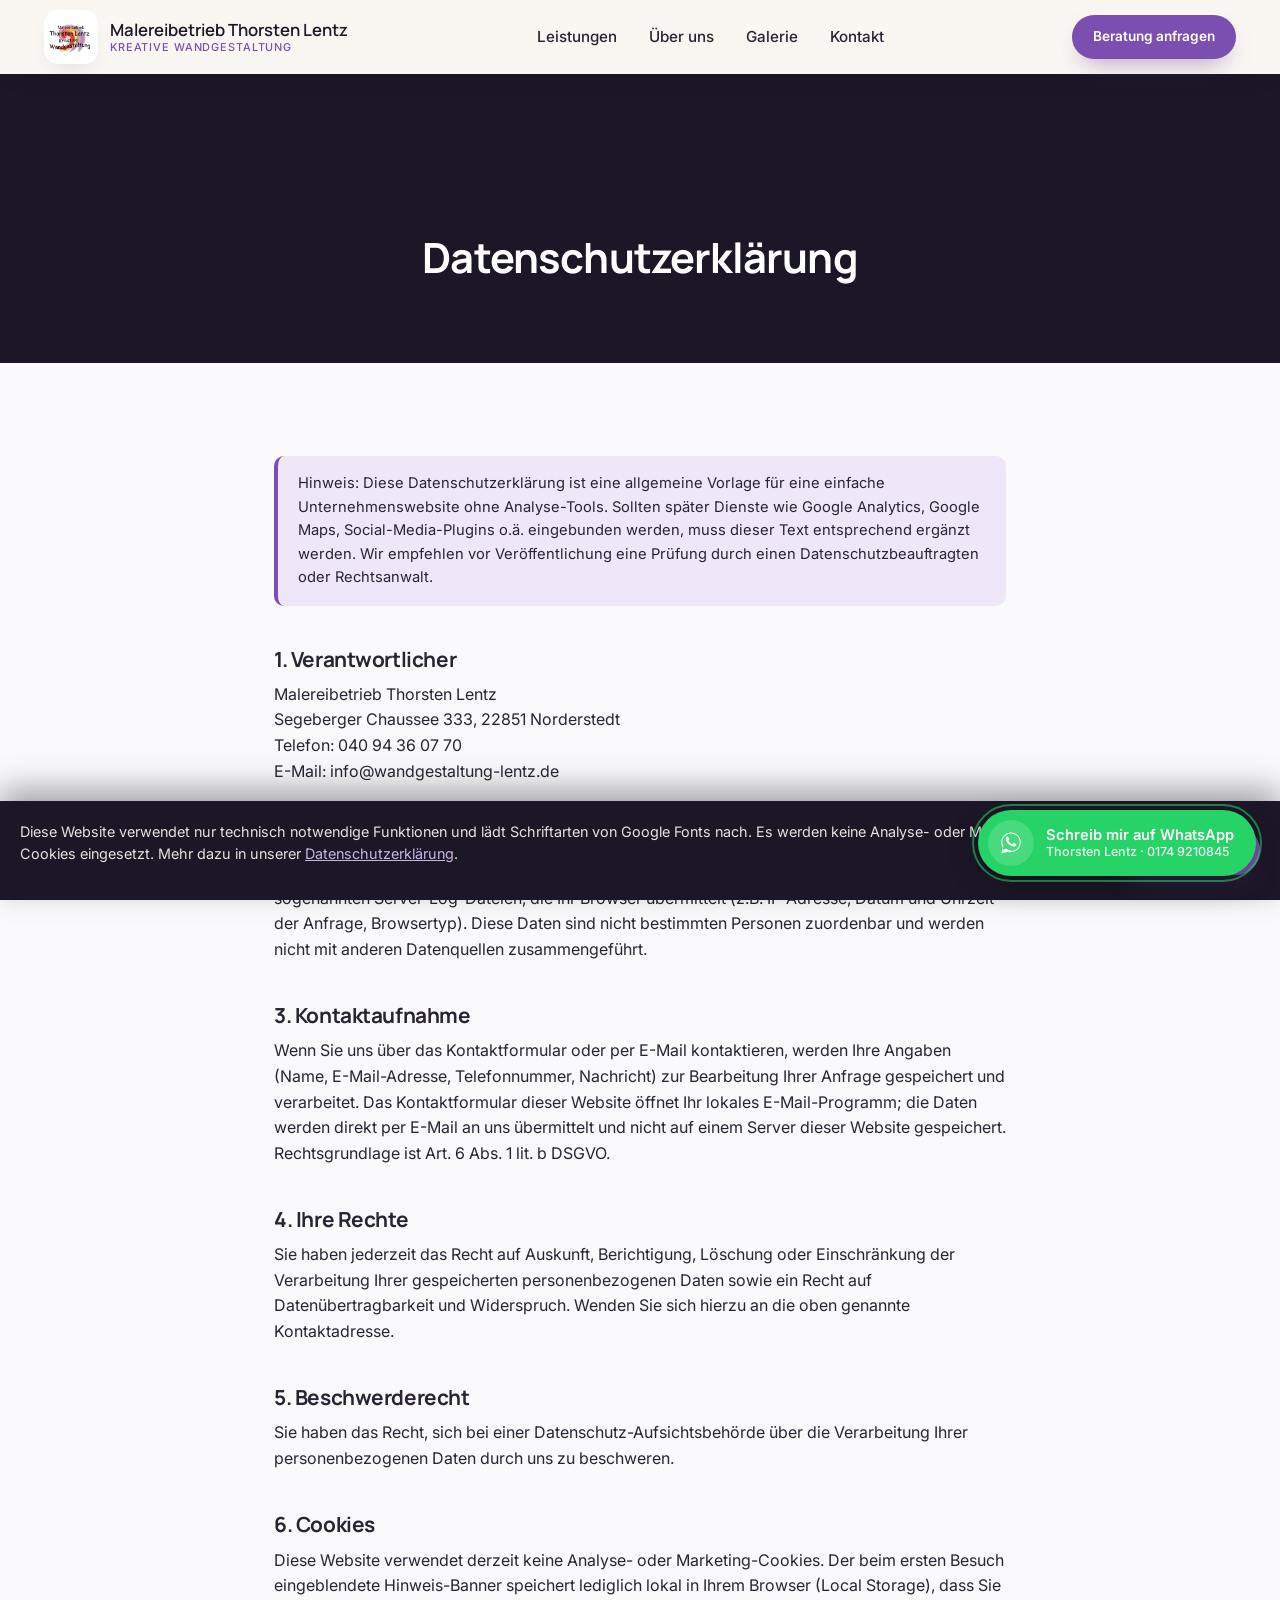
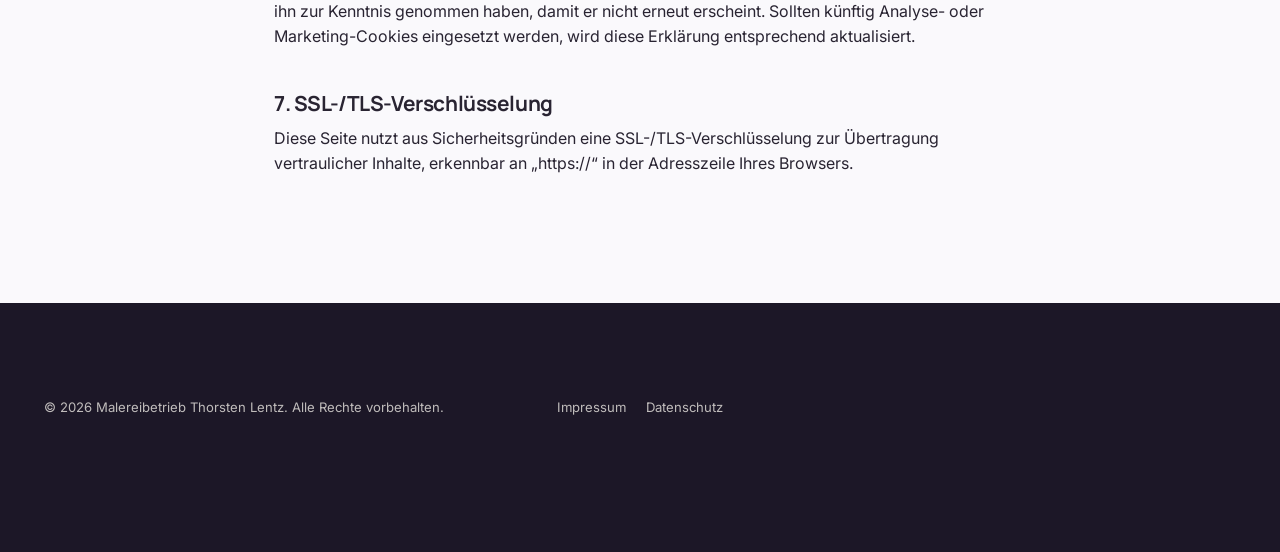
<file: datenschutz.html>
<!DOCTYPE html>
<html lang="de">
<head>
<meta charset="UTF-8">
<meta name="viewport" content="width=device-width, initial-scale=1.0">
<title>Datenschutz | Malereibetrieb Thorsten Lentz</title>
<meta name="robots" content="noindex">
<link rel="icon" href="assets/img/logo.png" type="image/png">
<link rel="preconnect" href="https://fonts.googleapis.com">
<link rel="preconnect" href="https://fonts.gstatic.com" crossorigin>
<link href="https://fonts.googleapis.com/css2?family=Manrope:wght@500;600;700;800&family=Inter:wght@400;500;600;700&display=swap" rel="stylesheet">
<link rel="stylesheet" href="assets/css/style.css">
</head>
<body>

<header class="site-header scrolled">
  <div class="container header-inner">
    <a href="index.html" class="brand">
      <img src="assets/img/logo.png" alt="Logo Malereibetrieb Thorsten Lentz" class="brand-logo">
      <span class="brand-text">Malereibetrieb Thorsten Lentz<small>Kreative Wandgestaltung</small></span>
    </a>
    <nav class="main-nav">
      <a href="index.html#leistungen">Leistungen</a>
      <a href="index.html#ueber-uns">Über uns</a>
      <a href="index.html#galerie">Galerie</a>
      <a href="index.html#kontakt">Kontakt</a>
    </nav>
    <div class="header-actions">
      <a href="index.html#kontakt" class="btn btn-accent btn-sm">Beratung anfragen</a>
    </div>
  </div>
</header>

<div class="legal-hero">
  <div class="container"><h1>Datenschutzerklärung</h1></div>
</div>

<div class="legal-content">
  <p class="legal-note">Hinweis: Diese Datenschutzerklärung ist eine allgemeine Vorlage für eine einfache Unternehmenswebsite ohne Analyse-Tools. Sollten später Dienste wie Google Analytics, Google Maps, Social-Media-Plugins o.ä. eingebunden werden, muss dieser Text entsprechend ergänzt werden. Wir empfehlen vor Veröffentlichung eine Prüfung durch einen Datenschutzbeauftragten oder Rechtsanwalt.</p>

  <h2>1. Verantwortlicher</h2>
  <p>
    Malereibetrieb Thorsten Lentz<br>
    Segeberger Chaussee 333, 22851 Norderstedt<br>
    Telefon: 040 94 36 07 70<br>
    E-Mail: <a href="mailto:info@wandgestaltung-lentz.de">info@wandgestaltung-lentz.de</a>
  </p>

  <h2>2. Erhebung und Speicherung personenbezogener Daten</h2>
  <p>Beim Besuch unserer Website erhebt unser Hosting-Anbieter automatisch Informationen in sogenannten Server-Log-Dateien, die Ihr Browser übermittelt (z.B. IP-Adresse, Datum und Uhrzeit der Anfrage, Browsertyp). Diese Daten sind nicht bestimmten Personen zuordenbar und werden nicht mit anderen Datenquellen zusammengeführt.</p>

  <h2>3. Kontaktaufnahme</h2>
  <p>Wenn Sie uns über das Kontaktformular oder per E-Mail kontaktieren, werden Ihre Angaben (Name, E-Mail-Adresse, Telefonnummer, Nachricht) zur Bearbeitung Ihrer Anfrage gespeichert und verarbeitet. Das Kontaktformular dieser Website öffnet Ihr lokales E-Mail-Programm; die Daten werden direkt per E-Mail an uns übermittelt und nicht auf einem Server dieser Website gespeichert. Rechtsgrundlage ist Art. 6 Abs. 1 lit. b DSGVO.</p>

  <h2>4. Ihre Rechte</h2>
  <p>Sie haben jederzeit das Recht auf Auskunft, Berichtigung, Löschung oder Einschränkung der Verarbeitung Ihrer gespeicherten personenbezogenen Daten sowie ein Recht auf Datenübertragbarkeit und Widerspruch. Wenden Sie sich hierzu an die oben genannte Kontaktadresse.</p>

  <h2>5. Beschwerderecht</h2>
  <p>Sie haben das Recht, sich bei einer Datenschutz-Aufsichtsbehörde über die Verarbeitung Ihrer personenbezogenen Daten durch uns zu beschweren.</p>

  <h2>6. Cookies</h2>
  <p>Diese Website verwendet derzeit keine Analyse- oder Marketing-Cookies. Der beim ersten Besuch eingeblendete Hinweis-Banner speichert lediglich lokal in Ihrem Browser (Local Storage), dass Sie ihn zur Kenntnis genommen haben, damit er nicht erneut erscheint. Sollten künftig Analyse- oder Marketing-Cookies eingesetzt werden, wird diese Erklärung entsprechend aktualisiert.</p>

  <h2>7. SSL-/TLS-Verschlüsselung</h2>
  <p>Diese Seite nutzt aus Sicherheitsgründen eine SSL-/TLS-Verschlüsselung zur Übertragung vertraulicher Inhalte, erkennbar an „https://“ in der Adresszeile Ihres Browsers.</p>
</div>

<footer class="site-footer">
  <div class="footer-bottom">
    <div class="container footer-bottom-inner">
      <p>&copy; <span id="year"></span> Malereibetrieb Thorsten Lentz. Alle Rechte vorbehalten.</p>
      <div class="footer-legal">
        <a href="impressum.html">Impressum</a>
        <a href="datenschutz.html">Datenschutz</a>
      </div>
    </div>
  </div>
</footer>

<div class="cookie-banner" id="cookieBanner">
  <div class="container cookie-banner-inner">
    <p class="cookie-banner-text">Diese Website verwendet nur technisch notwendige Funktionen und lädt Schriftarten von Google Fonts nach. Es werden keine Analyse- oder Marketing-Cookies eingesetzt. Mehr dazu in unserer <a href="datenschutz.html">Datenschutzerklärung</a>.</p>
    <div class="cookie-banner-actions">
      <button type="button" class="btn btn-accent" id="cookieAccept">Verstanden</button>
    </div>
  </div>
</div>

<a href="https://wa.me/491749210845?text=Hallo%20Thorsten%2C%20ich%20habe%20eine%20Frage." class="whatsapp-float" target="_blank" rel="noopener" aria-label="Thorsten Lentz auf WhatsApp schreiben, Telefonnummer 0174 9210845">
  <span class="whatsapp-float-icon">
    <svg viewBox="0 0 32 32" width="26" height="26" fill="#fff" aria-hidden="true"><path d="M16.004 3C9.377 3 4 8.373 4 15c0 2.386.694 4.61 1.897 6.48L4 29l7.72-1.86A11.93 11.93 0 0 0 16.004 27C22.63 27 28 21.627 28 15S22.63 3 16.004 3Zm0 21.818c-1.94 0-3.79-.52-5.39-1.5l-.386-.23-4.58 1.104 1.13-4.47-.253-.398A9.77 9.77 0 0 1 5.2 15c0-5.96 4.84-10.8 10.804-10.8 5.96 0 10.8 4.84 10.8 10.8 0 5.96-4.84 10.818-10.8 10.818Zm5.94-8.1c-.324-.163-1.918-.946-2.215-1.054-.297-.108-.514-.163-.73.163-.216.325-.838 1.054-1.028 1.27-.19.216-.378.244-.703.081-.324-.163-1.368-.504-2.606-1.61-.964-.86-1.615-1.923-1.804-2.247-.19-.325-.02-.5.143-.663.146-.146.324-.379.487-.568.163-.19.216-.325.324-.542.108-.216.054-.406-.027-.568-.081-.163-.73-1.76-1-2.41-.263-.633-.53-.548-.73-.558l-.622-.011c-.216 0-.568.081-.865.406-.297.325-1.135 1.108-1.135 2.703 0 1.595 1.163 3.136 1.324 3.353.163.216 2.29 3.497 5.55 4.905.775.334 1.38.534 1.852.684.778.248 1.486.213 2.046.13.624-.093 1.918-.784 2.19-1.542.27-.758.27-1.407.19-1.542-.081-.135-.297-.216-.622-.379Z"/></svg>
  </span>
  <span class="whatsapp-float-text">Schreib mir auf WhatsApp<small>Thorsten Lentz &middot; 0174 9210845</small></span>
</a>

<script>document.getElementById('year').textContent = new Date().getFullYear();</script>
<script src="assets/js/cookie-consent.js"></script>
</body>
</html>
</file>
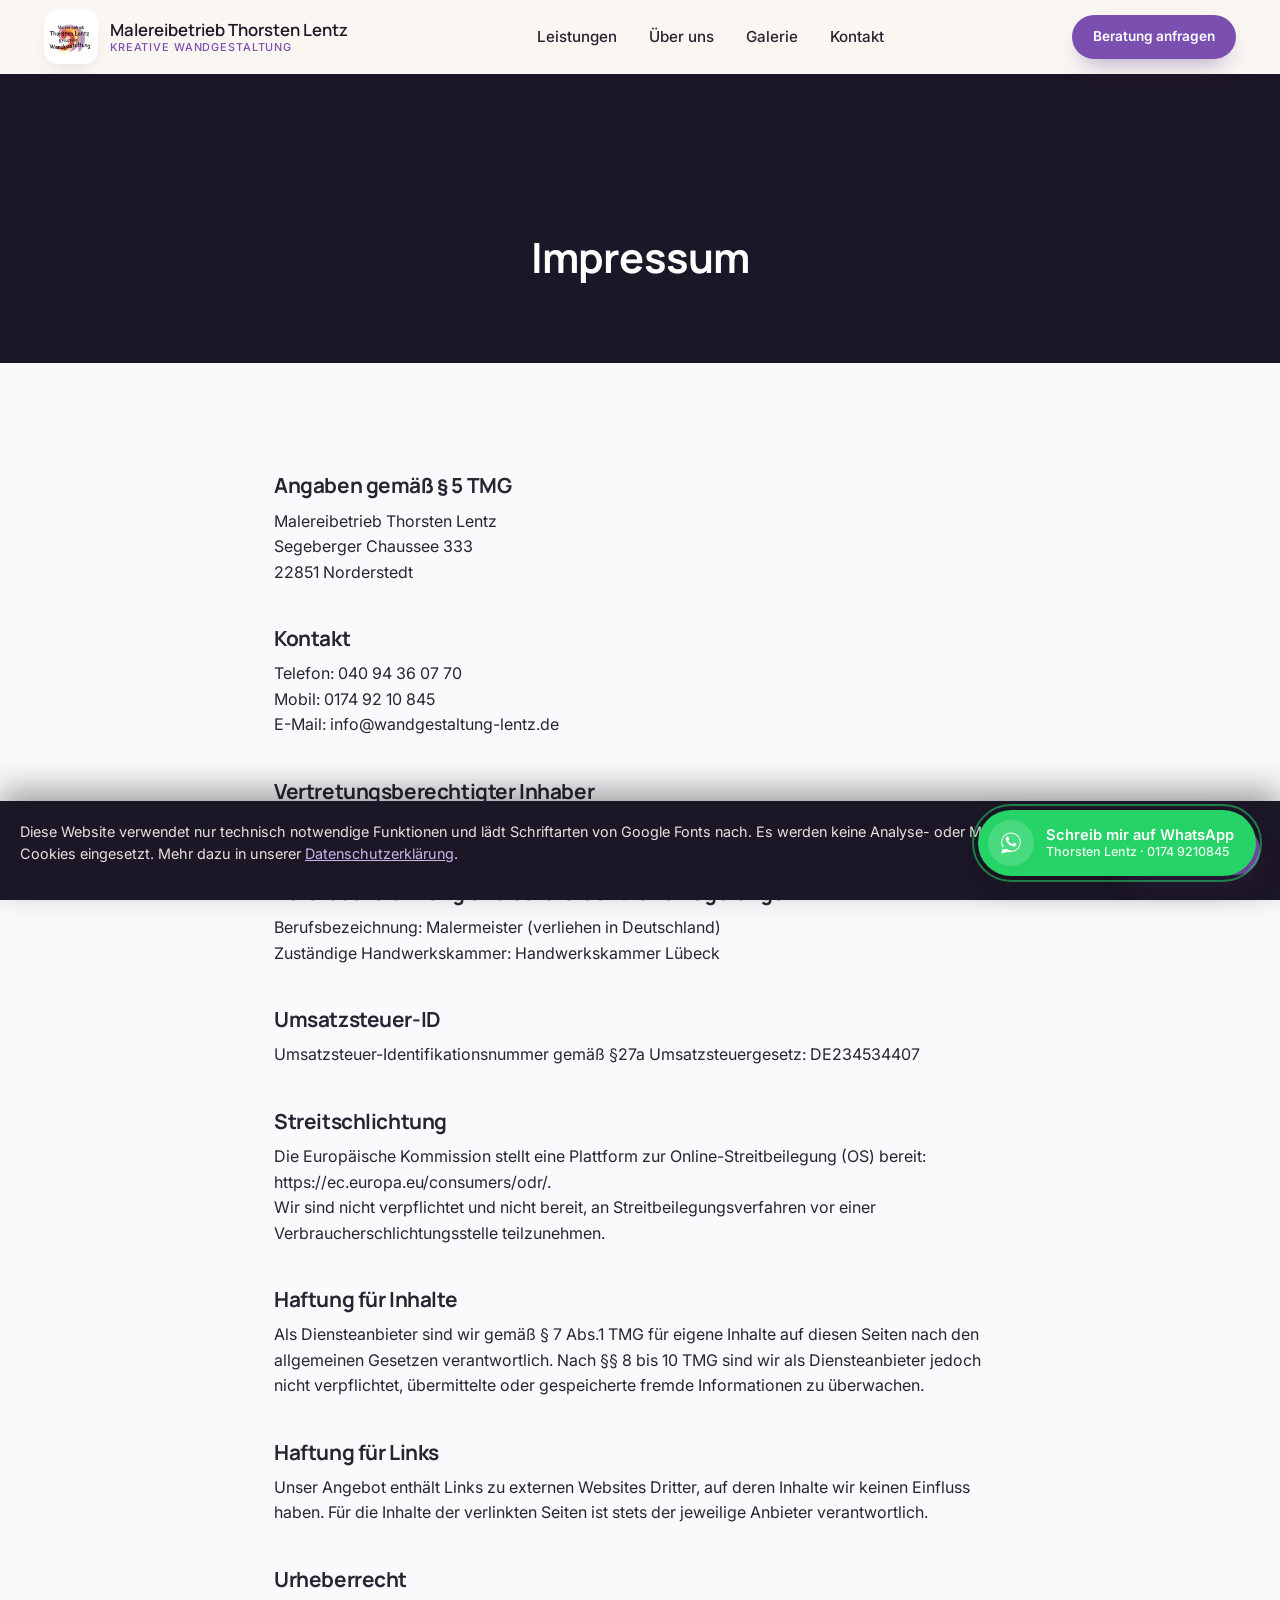
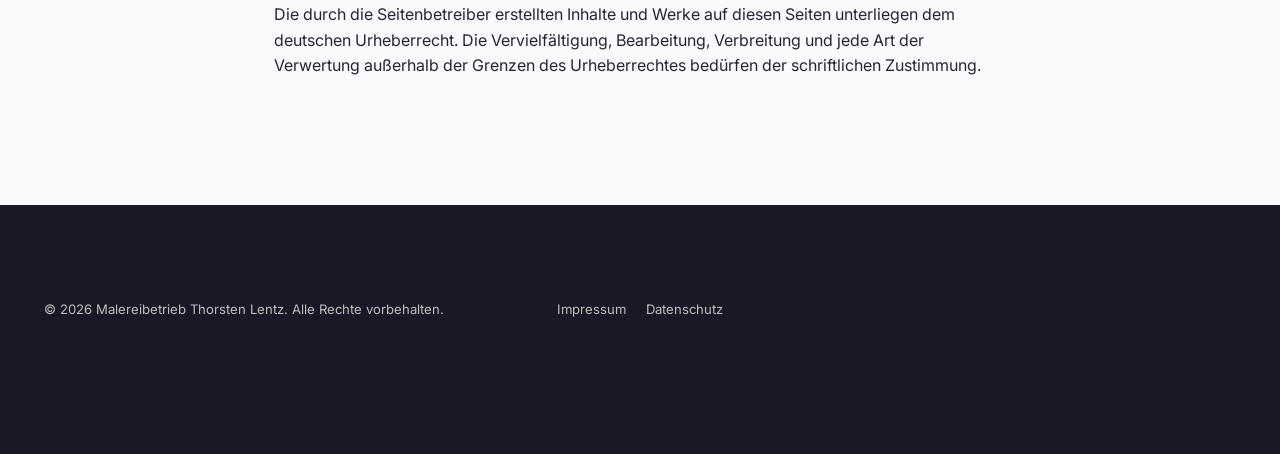
<file: impressum.html>
<!DOCTYPE html>
<html lang="de">
<head>
<meta charset="UTF-8">
<meta name="viewport" content="width=device-width, initial-scale=1.0">
<title>Impressum | Malereibetrieb Thorsten Lentz</title>
<meta name="robots" content="noindex">
<link rel="icon" href="assets/img/logo.png" type="image/png">
<link rel="preconnect" href="https://fonts.googleapis.com">
<link rel="preconnect" href="https://fonts.gstatic.com" crossorigin>
<link href="https://fonts.googleapis.com/css2?family=Manrope:wght@500;600;700;800&family=Inter:wght@400;500;600;700&display=swap" rel="stylesheet">
<link rel="stylesheet" href="assets/css/style.css">
</head>
<body>

<header class="site-header scrolled">
  <div class="container header-inner">
    <a href="index.html" class="brand">
      <img src="assets/img/logo.png" alt="Logo Malereibetrieb Thorsten Lentz" class="brand-logo">
      <span class="brand-text">Malereibetrieb Thorsten Lentz<small>Kreative Wandgestaltung</small></span>
    </a>
    <nav class="main-nav">
      <a href="index.html#leistungen">Leistungen</a>
      <a href="index.html#ueber-uns">Über uns</a>
      <a href="index.html#galerie">Galerie</a>
      <a href="index.html#kontakt">Kontakt</a>
    </nav>
    <div class="header-actions">
      <a href="index.html#kontakt" class="btn btn-accent btn-sm">Beratung anfragen</a>
    </div>
  </div>
</header>

<div class="legal-hero">
  <div class="container"><h1>Impressum</h1></div>
</div>

<div class="legal-content">
  <h2>Angaben gemäß § 5 TMG</h2>
  <p>
    Malereibetrieb Thorsten Lentz<br>
    Segeberger Chaussee 333<br>
    22851 Norderstedt
  </p>

  <h2>Kontakt</h2>
  <p>
    Telefon: 040 94 36 07 70<br>
    Mobil: 0174 92 10 845<br>
    E-Mail: <a href="mailto:info@wandgestaltung-lentz.de">info@wandgestaltung-lentz.de</a>
  </p>

  <h2>Vertretungsberechtigter Inhaber</h2>
  <p>Thorsten Lentz, Malermeister</p>

  <h2>Berufsbezeichnung und berufsrechtliche Regelungen</h2>
  <p>Berufsbezeichnung: Malermeister (verliehen in Deutschland)<br>
  Zuständige Handwerkskammer: Handwerkskammer Lübeck</p>

  <h2>Umsatzsteuer-ID</h2>
  <p>Umsatzsteuer-Identifikationsnummer gemäß §27a Umsatzsteuergesetz: DE234534407</p>

  <h2>Streitschlichtung</h2>
  <p>Die Europäische Kommission stellt eine Plattform zur Online-Streitbeilegung (OS) bereit: <a href="https://ec.europa.eu/consumers/odr/" target="_blank" rel="noopener">https://ec.europa.eu/consumers/odr/</a>.<br>
  Wir sind nicht verpflichtet und nicht bereit, an Streitbeilegungsverfahren vor einer Verbraucherschlichtungsstelle teilzunehmen.</p>

  <h2>Haftung für Inhalte</h2>
  <p>Als Diensteanbieter sind wir gemäß § 7 Abs.1 TMG für eigene Inhalte auf diesen Seiten nach den allgemeinen Gesetzen verantwortlich. Nach §§ 8 bis 10 TMG sind wir als Diensteanbieter jedoch nicht verpflichtet, übermittelte oder gespeicherte fremde Informationen zu überwachen.</p>

  <h2>Haftung für Links</h2>
  <p>Unser Angebot enthält Links zu externen Websites Dritter, auf deren Inhalte wir keinen Einfluss haben. Für die Inhalte der verlinkten Seiten ist stets der jeweilige Anbieter verantwortlich.</p>

  <h2>Urheberrecht</h2>
  <p>Die durch die Seitenbetreiber erstellten Inhalte und Werke auf diesen Seiten unterliegen dem deutschen Urheberrecht. Die Vervielfältigung, Bearbeitung, Verbreitung und jede Art der Verwertung außerhalb der Grenzen des Urheberrechtes bedürfen der schriftlichen Zustimmung.</p>
</div>

<footer class="site-footer">
  <div class="footer-bottom">
    <div class="container footer-bottom-inner">
      <p>&copy; <span id="year"></span> Malereibetrieb Thorsten Lentz. Alle Rechte vorbehalten.</p>
      <div class="footer-legal">
        <a href="impressum.html">Impressum</a>
        <a href="datenschutz.html">Datenschutz</a>
      </div>
    </div>
  </div>
</footer>

<div class="cookie-banner" id="cookieBanner">
  <div class="container cookie-banner-inner">
    <p class="cookie-banner-text">Diese Website verwendet nur technisch notwendige Funktionen und lädt Schriftarten von Google Fonts nach. Es werden keine Analyse- oder Marketing-Cookies eingesetzt. Mehr dazu in unserer <a href="datenschutz.html">Datenschutzerklärung</a>.</p>
    <div class="cookie-banner-actions">
      <button type="button" class="btn btn-accent" id="cookieAccept">Verstanden</button>
    </div>
  </div>
</div>

<a href="https://wa.me/491749210845?text=Hallo%20Thorsten%2C%20ich%20habe%20eine%20Frage." class="whatsapp-float" target="_blank" rel="noopener" aria-label="Thorsten Lentz auf WhatsApp schreiben, Telefonnummer 0174 9210845">
  <span class="whatsapp-float-icon">
    <svg viewBox="0 0 32 32" width="26" height="26" fill="#fff" aria-hidden="true"><path d="M16.004 3C9.377 3 4 8.373 4 15c0 2.386.694 4.61 1.897 6.48L4 29l7.72-1.86A11.93 11.93 0 0 0 16.004 27C22.63 27 28 21.627 28 15S22.63 3 16.004 3Zm0 21.818c-1.94 0-3.79-.52-5.39-1.5l-.386-.23-4.58 1.104 1.13-4.47-.253-.398A9.77 9.77 0 0 1 5.2 15c0-5.96 4.84-10.8 10.804-10.8 5.96 0 10.8 4.84 10.8 10.8 0 5.96-4.84 10.818-10.8 10.818Zm5.94-8.1c-.324-.163-1.918-.946-2.215-1.054-.297-.108-.514-.163-.73.163-.216.325-.838 1.054-1.028 1.27-.19.216-.378.244-.703.081-.324-.163-1.368-.504-2.606-1.61-.964-.86-1.615-1.923-1.804-2.247-.19-.325-.02-.5.143-.663.146-.146.324-.379.487-.568.163-.19.216-.325.324-.542.108-.216.054-.406-.027-.568-.081-.163-.73-1.76-1-2.41-.263-.633-.53-.548-.73-.558l-.622-.011c-.216 0-.568.081-.865.406-.297.325-1.135 1.108-1.135 2.703 0 1.595 1.163 3.136 1.324 3.353.163.216 2.29 3.497 5.55 4.905.775.334 1.38.534 1.852.684.778.248 1.486.213 2.046.13.624-.093 1.918-.784 2.19-1.542.27-.758.27-1.407.19-1.542-.081-.135-.297-.216-.622-.379Z"/></svg>
  </span>
  <span class="whatsapp-float-text">Schreib mir auf WhatsApp<small>Thorsten Lentz &middot; 0174 9210845</small></span>
</a>

<script>document.getElementById('year').textContent = new Date().getFullYear();</script>
<script src="assets/js/cookie-consent.js"></script>
</body>
</html>
</file>
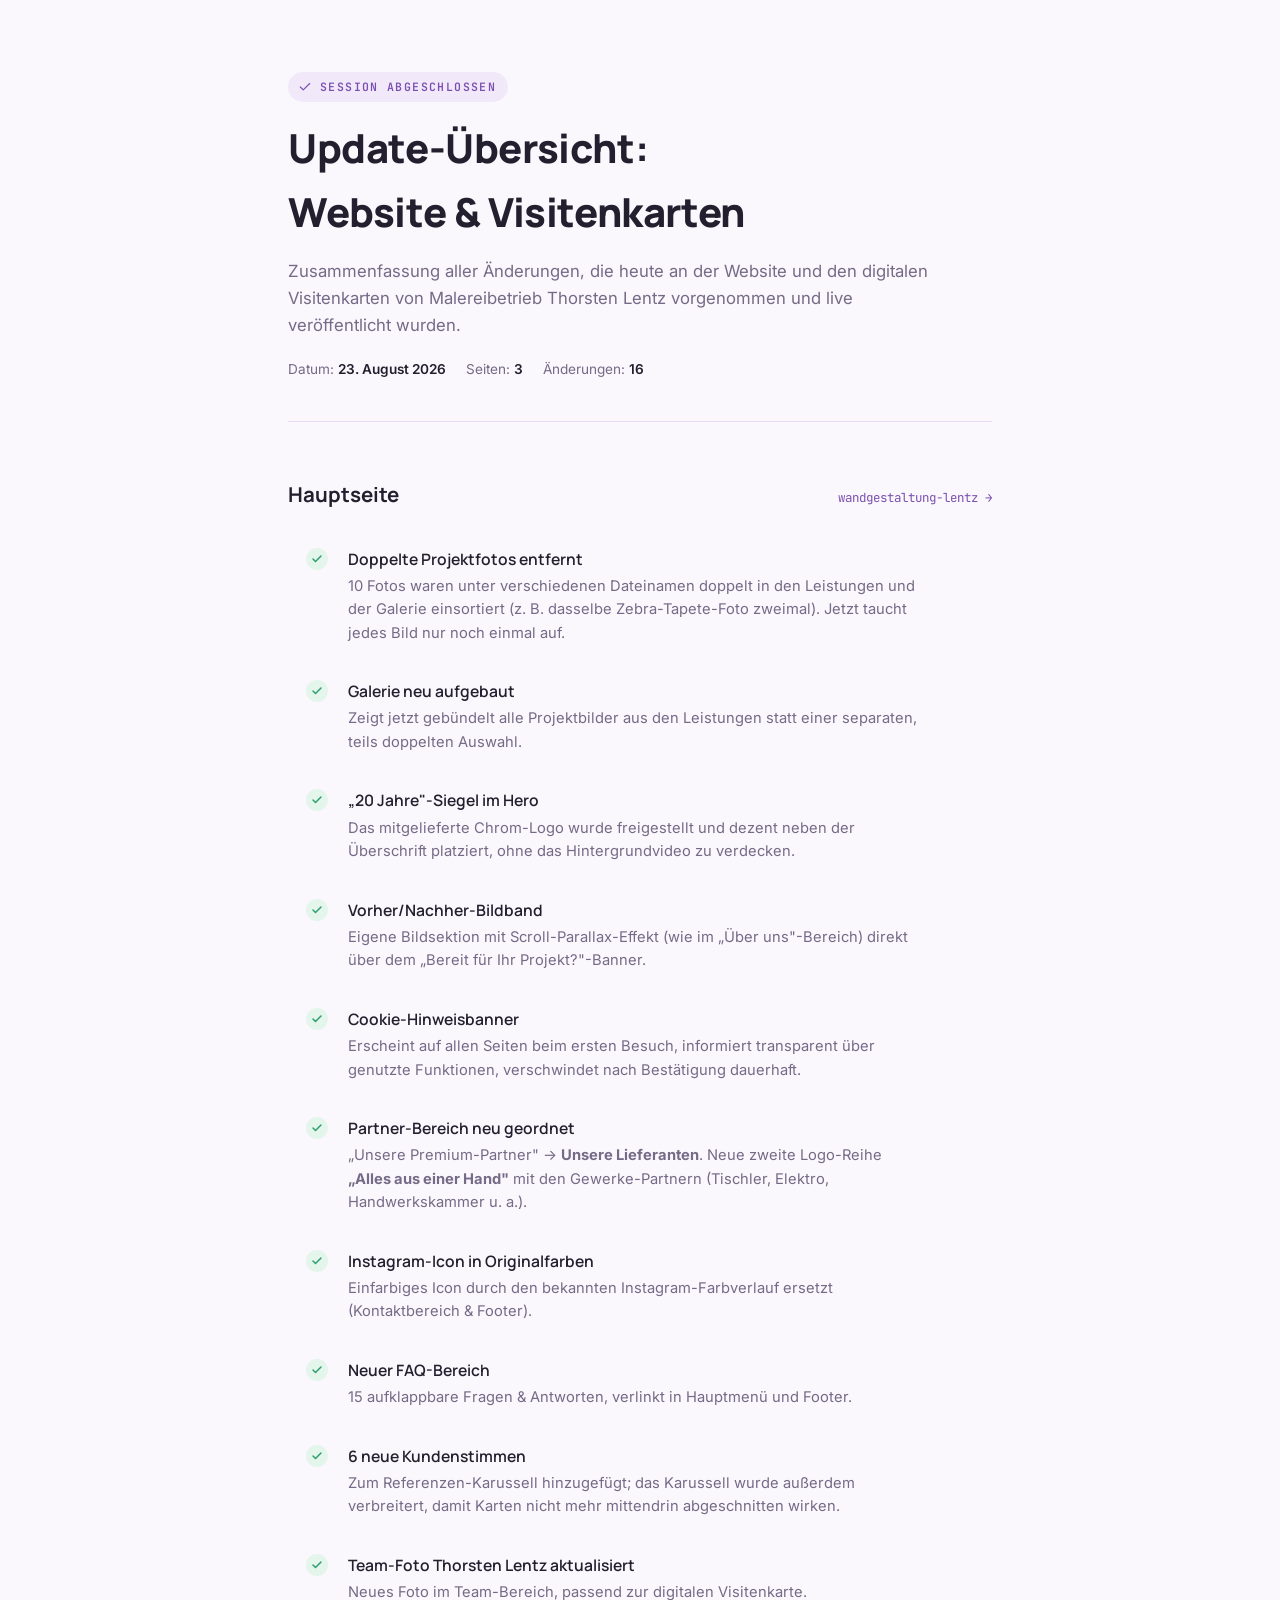
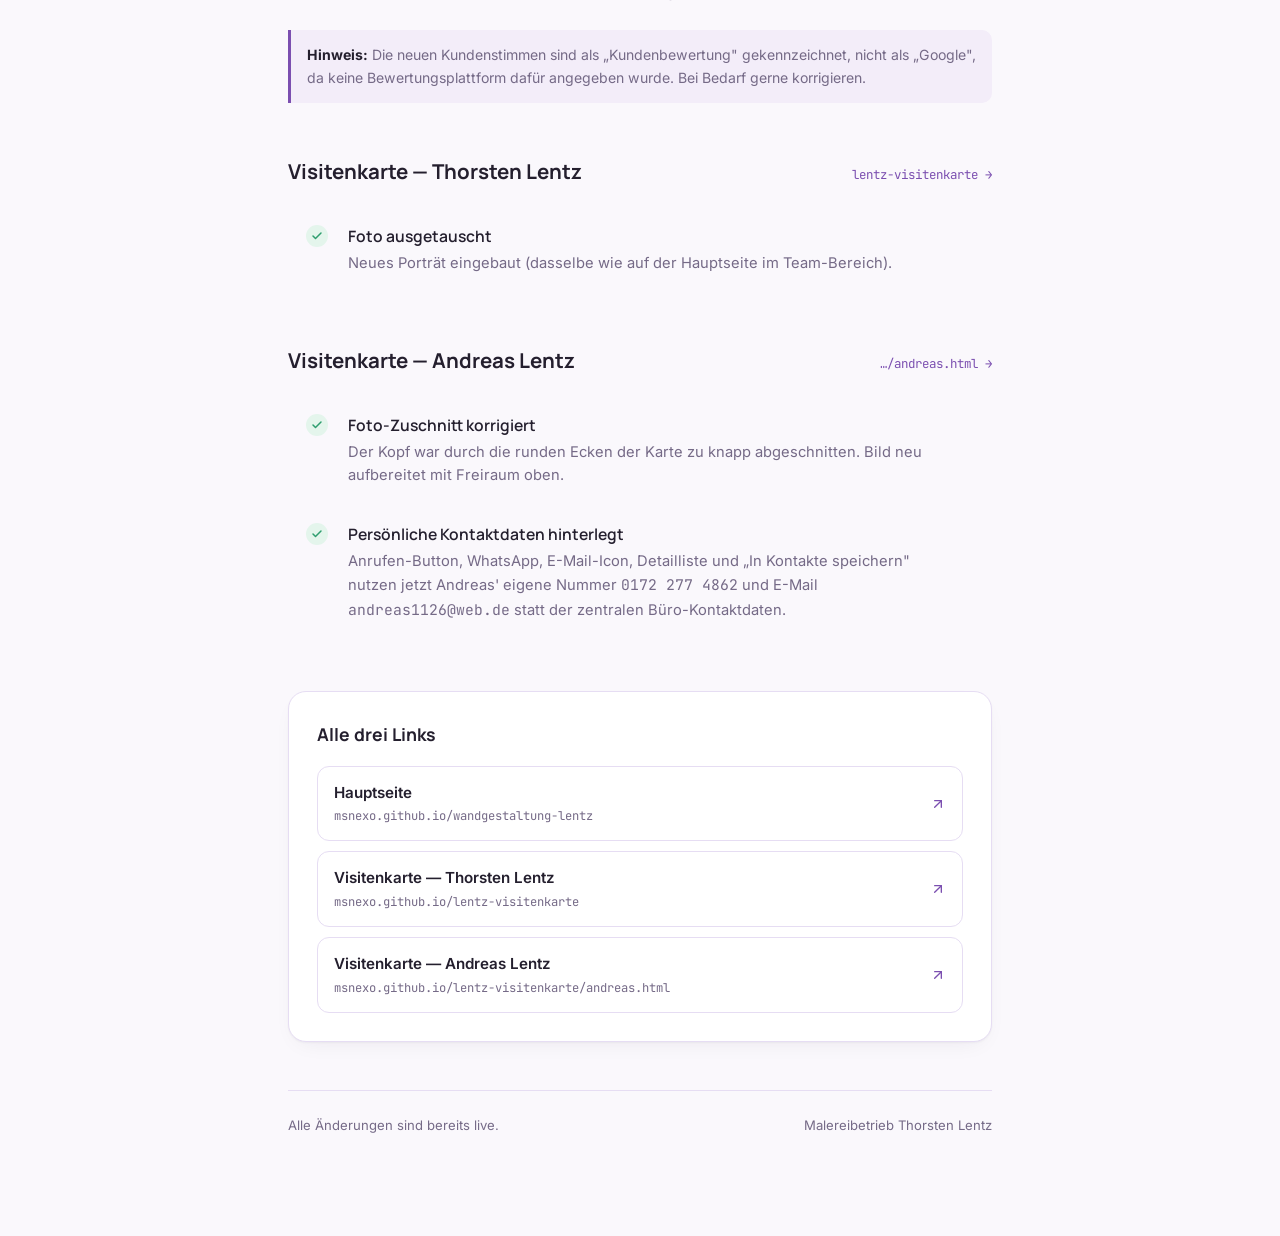
<file: update-bericht.html>
<!DOCTYPE html>
<html lang="de">
<head>
<meta charset="UTF-8">
<meta name="viewport" content="width=device-width, initial-scale=1.0">
<title>Lentz Update-Bericht</title>
<meta name="robots" content="noindex">
<link rel="icon" href="assets/img/logo.png" type="image/png">
<link rel="preconnect" href="https://fonts.googleapis.com">
<link rel="preconnect" href="https://fonts.gstatic.com" crossorigin>
<link href="https://fonts.googleapis.com/css2?family=Manrope:wght@500;600;700;800&family=Inter:wght@400;500;600&family=JetBrains+Mono:wght@500;600&display=swap" rel="stylesheet">
<style>
  :root {
    --bg: #faf8fc;
    --surface: #ffffff;
    --surface-2: #f3edf9;
    --border: #e6ddf3;
    --text: #241f2e;
    --text-muted: #756a87;
    --accent: #7b4fb0;
    --accent-2: #5d3a8a;
    --accent-tint: #f1e9fa;
    --done: #2f9e6f;
    --done-tint: #e4f5ec;
    --shadow: 0 1px 2px rgba(36,31,46,0.04), 0 8px 24px -12px rgba(36,31,46,0.10);
  }
  @media (prefers-color-scheme: dark) {
    :root:not([data-theme="light"]) {
      --bg: #171220;
      --surface: #201a2c;
      --surface-2: #251f33;
      --border: #362d47;
      --text: #f3eefa;
      --text-muted: #a89bc0;
      --accent: #b895e6;
      --accent-2: #8f6fce;
      --accent-tint: #2c2340;
      --done: #5ec99a;
      --done-tint: #1e3128;
      --shadow: 0 1px 2px rgba(0,0,0,0.3), 0 8px 24px -12px rgba(0,0,0,0.5);
    }
  }
  :root[data-theme="dark"] {
    --bg: #171220;
    --surface: #201a2c;
    --surface-2: #251f33;
    --border: #362d47;
    --text: #f3eefa;
    --text-muted: #a89bc0;
    --accent: #b895e6;
    --accent-2: #8f6fce;
    --accent-tint: #2c2340;
    --done: #5ec99a;
    --done-tint: #1e3128;
    --shadow: 0 1px 2px rgba(0,0,0,0.3), 0 8px 24px -12px rgba(0,0,0,0.5);
  }

  * { box-sizing: border-box; }
  html { scroll-behavior: smooth; }
  body {
    margin: 0;
    background: var(--bg);
    color: var(--text);
    font-family: "Inter", -apple-system, BlinkMacSystemFont, "Segoe UI", sans-serif;
    line-height: 1.6;
    -webkit-font-smoothing: antialiased;
  }
  h1, h2, h3 { font-family: "Manrope", -apple-system, BlinkMacSystemFont, "Segoe UI", sans-serif; }
  .mono { font-family: "JetBrains Mono", ui-monospace, Menlo, monospace; }

  .wrap { max-width: 760px; margin: 0 auto; padding: 72px 28px 100px; }

  header.top {
    display: flex;
    flex-direction: column;
    gap: 14px;
    margin-bottom: 56px;
    padding-bottom: 40px;
    border-bottom: 1px solid var(--border);
  }
  .kicker {
    display: inline-flex;
    align-items: center;
    gap: 8px;
    align-self: flex-start;
    font-family: "JetBrains Mono", monospace;
    font-size: 0.72rem;
    font-weight: 600;
    letter-spacing: 0.12em;
    text-transform: uppercase;
    color: var(--accent);
    background: var(--accent-tint);
    padding: 6px 12px 6px 10px;
    border-radius: 999px;
  }
  .kicker svg { width: 14px; height: 14px; flex-shrink: 0; }
  h1 {
    font-size: clamp(1.9rem, 4vw, 2.5rem);
    font-weight: 800;
    margin: 0;
    text-wrap: balance;
    letter-spacing: -0.01em;
  }
  .lede { font-size: 1.05rem; color: var(--text-muted); max-width: 60ch; margin: 0; }
  .meta-row {
    display: flex;
    flex-wrap: wrap;
    gap: 20px;
    margin-top: 6px;
    font-size: 0.85rem;
    color: var(--text-muted);
  }
  .meta-row strong { color: var(--text); font-weight: 600; }

  .site-block { margin-bottom: 52px; }
  .site-block:last-of-type { margin-bottom: 44px; }
  .site-head {
    display: flex;
    align-items: baseline;
    justify-content: space-between;
    gap: 16px;
    flex-wrap: wrap;
    margin-bottom: 20px;
  }
  .site-head h2 { font-size: 1.28rem; font-weight: 700; margin: 0; }
  .site-head a {
    font-family: "JetBrains Mono", monospace;
    font-size: 0.78rem;
    color: var(--accent);
    text-decoration: none;
    border-bottom: 1px solid transparent;
    transition: border-color 0.15s ease;
  }
  .site-head a:hover { border-color: var(--accent); }

  .change-list {
    display: flex;
    flex-direction: column;
    gap: 2px;
  }
  .change-item {
    display: grid;
    grid-template-columns: 28px 1fr;
    gap: 14px;
    padding: 16px 18px;
    border-radius: 12px;
    transition: background 0.15s ease;
  }
  .change-item:hover { background: var(--surface-2); }
  .check {
    width: 22px;
    height: 22px;
    border-radius: 50%;
    background: var(--done-tint);
    color: var(--done);
    display: flex;
    align-items: center;
    justify-content: center;
    flex-shrink: 0;
    margin-top: 1px;
  }
  .check svg { width: 12px; height: 12px; }
  .change-item h3 {
    font-size: 0.98rem;
    font-weight: 600;
    margin: 0 0 3px;
  }
  .change-item p {
    font-size: 0.92rem;
    color: var(--text-muted);
    margin: 0;
    max-width: 64ch;
  }

  .note {
    margin-top: 10px;
    padding: 14px 16px;
    background: var(--surface-2);
    border-left: 3px solid var(--accent);
    border-radius: 0 10px 10px 0;
    font-size: 0.88rem;
    color: var(--text-muted);
  }
  .note strong { color: var(--text); }

  .links-block {
    background: var(--surface);
    border: 1px solid var(--border);
    border-radius: 18px;
    padding: 28px;
    box-shadow: var(--shadow);
  }
  .links-block h2 { font-size: 1.1rem; font-weight: 700; margin: 0 0 18px; }
  .link-card {
    display: flex;
    align-items: center;
    justify-content: space-between;
    gap: 16px;
    padding: 14px 16px;
    border-radius: 12px;
    text-decoration: none;
    color: var(--text);
    border: 1px solid var(--border);
    margin-bottom: 10px;
    transition: border-color 0.15s ease, transform 0.15s ease;
  }
  .link-card:last-child { margin-bottom: 0; }
  .link-card:hover { border-color: var(--accent); transform: translateX(2px); }
  .link-card-label { font-weight: 600; font-size: 0.95rem; }
  .link-card-url { font-family: "JetBrains Mono", monospace; font-size: 0.76rem; color: var(--text-muted); margin-top: 2px; }
  .link-card svg { width: 16px; height: 16px; color: var(--accent); flex-shrink: 0; }

  footer.end {
    margin-top: 48px;
    padding-top: 24px;
    border-top: 1px solid var(--border);
    font-size: 0.82rem;
    color: var(--text-muted);
    display: flex;
    justify-content: space-between;
    flex-wrap: wrap;
    gap: 10px;
  }

  @media (max-width: 560px) {
    .wrap { padding: 48px 18px 72px; }
    .change-item { grid-template-columns: 22px 1fr; padding: 14px 10px; }
  }
</style>
</head>
<body>

<div class="wrap">

  <header class="top">
    <span class="kicker">
      <svg viewBox="0 0 24 24" fill="none" stroke="currentColor" stroke-width="2" stroke-linecap="round" stroke-linejoin="round"><path d="M20 6 9 17l-5-5"/></svg>
      Session abgeschlossen
    </span>
    <h1>Update-Übersicht: Website &amp; Visitenkarten</h1>
    <p class="lede">Zusammenfassung aller Änderungen, die heute an der Website und den digitalen Visitenkarten von Malereibetrieb Thorsten Lentz vorgenommen und live veröffentlicht wurden.</p>
    <div class="meta-row">
      <span>Datum: <strong>23. August 2026</strong></span>
      <span>Seiten: <strong>3</strong></span>
      <span>Änderungen: <strong>16</strong></span>
    </div>
  </header>

  <section class="site-block">
    <div class="site-head">
      <h2>Hauptseite</h2>
      <a href="https://msnexo.github.io/wandgestaltung-lentz/" target="_blank" rel="noopener">wandgestaltung-lentz →</a>
    </div>
    <div class="change-list">

      <div class="change-item">
        <span class="check"><svg viewBox="0 0 24 24" fill="none" stroke="currentColor" stroke-width="3" stroke-linecap="round" stroke-linejoin="round"><path d="M20 6 9 17l-5-5"/></svg></span>
        <div>
          <h3>Doppelte Projektfotos entfernt</h3>
          <p>10 Fotos waren unter verschiedenen Dateinamen doppelt in den Leistungen und der Galerie einsortiert (z.&nbsp;B. dasselbe Zebra-Tapete-Foto zweimal). Jetzt taucht jedes Bild nur noch einmal auf.</p>
        </div>
      </div>

      <div class="change-item">
        <span class="check"><svg viewBox="0 0 24 24" fill="none" stroke="currentColor" stroke-width="3" stroke-linecap="round" stroke-linejoin="round"><path d="M20 6 9 17l-5-5"/></svg></span>
        <div>
          <h3>Galerie neu aufgebaut</h3>
          <p>Zeigt jetzt gebündelt alle Projektbilder aus den Leistungen statt einer separaten, teils doppelten Auswahl.</p>
        </div>
      </div>

      <div class="change-item">
        <span class="check"><svg viewBox="0 0 24 24" fill="none" stroke="currentColor" stroke-width="3" stroke-linecap="round" stroke-linejoin="round"><path d="M20 6 9 17l-5-5"/></svg></span>
        <div>
          <h3>„20 Jahre"-Siegel im Hero</h3>
          <p>Das mitgelieferte Chrom-Logo wurde freigestellt und dezent neben der Überschrift platziert, ohne das Hintergrundvideo zu verdecken.</p>
        </div>
      </div>

      <div class="change-item">
        <span class="check"><svg viewBox="0 0 24 24" fill="none" stroke="currentColor" stroke-width="3" stroke-linecap="round" stroke-linejoin="round"><path d="M20 6 9 17l-5-5"/></svg></span>
        <div>
          <h3>Vorher/Nachher-Bildband</h3>
          <p>Eigene Bildsektion mit Scroll-Parallax-Effekt (wie im „Über uns"-Bereich) direkt über dem „Bereit für Ihr Projekt?"-Banner.</p>
        </div>
      </div>

      <div class="change-item">
        <span class="check"><svg viewBox="0 0 24 24" fill="none" stroke="currentColor" stroke-width="3" stroke-linecap="round" stroke-linejoin="round"><path d="M20 6 9 17l-5-5"/></svg></span>
        <div>
          <h3>Cookie-Hinweisbanner</h3>
          <p>Erscheint auf allen Seiten beim ersten Besuch, informiert transparent über genutzte Funktionen, verschwindet nach Bestätigung dauerhaft.</p>
        </div>
      </div>

      <div class="change-item">
        <span class="check"><svg viewBox="0 0 24 24" fill="none" stroke="currentColor" stroke-width="3" stroke-linecap="round" stroke-linejoin="round"><path d="M20 6 9 17l-5-5"/></svg></span>
        <div>
          <h3>Partner-Bereich neu geordnet</h3>
          <p>„Unsere Premium-Partner" → <strong>Unsere Lieferanten</strong>. Neue zweite Logo-Reihe <strong>„Alles aus einer Hand"</strong> mit den Gewerke-Partnern (Tischler, Elektro, Handwerkskammer u.&nbsp;a.).</p>
        </div>
      </div>

      <div class="change-item">
        <span class="check"><svg viewBox="0 0 24 24" fill="none" stroke="currentColor" stroke-width="3" stroke-linecap="round" stroke-linejoin="round"><path d="M20 6 9 17l-5-5"/></svg></span>
        <div>
          <h3>Instagram-Icon in Originalfarben</h3>
          <p>Einfarbiges Icon durch den bekannten Instagram-Farbverlauf ersetzt (Kontaktbereich &amp; Footer).</p>
        </div>
      </div>

      <div class="change-item">
        <span class="check"><svg viewBox="0 0 24 24" fill="none" stroke="currentColor" stroke-width="3" stroke-linecap="round" stroke-linejoin="round"><path d="M20 6 9 17l-5-5"/></svg></span>
        <div>
          <h3>Neuer FAQ-Bereich</h3>
          <p>15 aufklappbare Fragen &amp; Antworten, verlinkt in Hauptmenü und Footer.</p>
        </div>
      </div>

      <div class="change-item">
        <span class="check"><svg viewBox="0 0 24 24" fill="none" stroke="currentColor" stroke-width="3" stroke-linecap="round" stroke-linejoin="round"><path d="M20 6 9 17l-5-5"/></svg></span>
        <div>
          <h3>6 neue Kundenstimmen</h3>
          <p>Zum Referenzen-Karussell hinzugefügt; das Karussell wurde außerdem verbreitert, damit Karten nicht mehr mittendrin abgeschnitten wirken.</p>
        </div>
      </div>

      <div class="change-item">
        <span class="check"><svg viewBox="0 0 24 24" fill="none" stroke="currentColor" stroke-width="3" stroke-linecap="round" stroke-linejoin="round"><path d="M20 6 9 17l-5-5"/></svg></span>
        <div>
          <h3>Team-Foto Thorsten Lentz aktualisiert</h3>
          <p>Neues Foto im Team-Bereich, passend zur digitalen Visitenkarte.</p>
        </div>
      </div>

    </div>

    <div class="note"><strong>Hinweis:</strong> Die neuen Kundenstimmen sind als „Kundenbewertung" gekennzeichnet, nicht als „Google", da keine Bewertungsplattform dafür angegeben wurde. Bei Bedarf gerne korrigieren.</div>
  </section>

  <section class="site-block">
    <div class="site-head">
      <h2>Visitenkarte — Thorsten Lentz</h2>
      <a href="https://msnexo.github.io/lentz-visitenkarte/" target="_blank" rel="noopener">lentz-visitenkarte →</a>
    </div>
    <div class="change-list">
      <div class="change-item">
        <span class="check"><svg viewBox="0 0 24 24" fill="none" stroke="currentColor" stroke-width="3" stroke-linecap="round" stroke-linejoin="round"><path d="M20 6 9 17l-5-5"/></svg></span>
        <div>
          <h3>Foto ausgetauscht</h3>
          <p>Neues Porträt eingebaut (dasselbe wie auf der Hauptseite im Team-Bereich).</p>
        </div>
      </div>
    </div>
  </section>

  <section class="site-block">
    <div class="site-head">
      <h2>Visitenkarte — Andreas Lentz</h2>
      <a href="https://msnexo.github.io/lentz-visitenkarte/andreas.html" target="_blank" rel="noopener">…/andreas.html →</a>
    </div>
    <div class="change-list">
      <div class="change-item">
        <span class="check"><svg viewBox="0 0 24 24" fill="none" stroke="currentColor" stroke-width="3" stroke-linecap="round" stroke-linejoin="round"><path d="M20 6 9 17l-5-5"/></svg></span>
        <div>
          <h3>Foto-Zuschnitt korrigiert</h3>
          <p>Der Kopf war durch die runden Ecken der Karte zu knapp abgeschnitten. Bild neu aufbereitet mit Freiraum oben.</p>
        </div>
      </div>
      <div class="change-item">
        <span class="check"><svg viewBox="0 0 24 24" fill="none" stroke="currentColor" stroke-width="3" stroke-linecap="round" stroke-linejoin="round"><path d="M20 6 9 17l-5-5"/></svg></span>
        <div>
          <h3>Persönliche Kontaktdaten hinterlegt</h3>
          <p>Anrufen-Button, WhatsApp, E-Mail-Icon, Detailliste und „In Kontakte speichern" nutzen jetzt Andreas' eigene Nummer <span class="mono">0172&nbsp;277&nbsp;4862</span> und E-Mail <span class="mono">andreas1126@web.de</span> statt der zentralen Büro-Kontaktdaten.</p>
        </div>
      </div>
    </div>
  </section>

  <section class="links-block">
    <h2>Alle drei Links</h2>
    <a class="link-card" href="https://msnexo.github.io/wandgestaltung-lentz/" target="_blank" rel="noopener">
      <div>
        <div class="link-card-label">Hauptseite</div>
        <div class="link-card-url">msnexo.github.io/wandgestaltung-lentz</div>
      </div>
      <svg viewBox="0 0 24 24" fill="none" stroke="currentColor" stroke-width="2" stroke-linecap="round" stroke-linejoin="round"><path d="M7 17 17 7"/><path d="M7 7h10v10"/></svg>
    </a>
    <a class="link-card" href="https://msnexo.github.io/lentz-visitenkarte/" target="_blank" rel="noopener">
      <div>
        <div class="link-card-label">Visitenkarte — Thorsten Lentz</div>
        <div class="link-card-url">msnexo.github.io/lentz-visitenkarte</div>
      </div>
      <svg viewBox="0 0 24 24" fill="none" stroke="currentColor" stroke-width="2" stroke-linecap="round" stroke-linejoin="round"><path d="M7 17 17 7"/><path d="M7 7h10v10"/></svg>
    </a>
    <a class="link-card" href="https://msnexo.github.io/lentz-visitenkarte/andreas.html" target="_blank" rel="noopener">
      <div>
        <div class="link-card-label">Visitenkarte — Andreas Lentz</div>
        <div class="link-card-url">msnexo.github.io/lentz-visitenkarte/andreas.html</div>
      </div>
      <svg viewBox="0 0 24 24" fill="none" stroke="currentColor" stroke-width="2" stroke-linecap="round" stroke-linejoin="round"><path d="M7 17 17 7"/><path d="M7 7h10v10"/></svg>
    </a>
  </section>

  <footer class="end">
    <span>Alle Änderungen sind bereits live.</span>
    <span>Malereibetrieb Thorsten Lentz</span>
  </footer>

</div>
</body>
</html>
</file>
<file: assets/css/style.css>
/* ============================================
   Malereibetrieb Thorsten Lentz — Stylesheet
   ============================================ */

:root {
  --dark: #1c1727;
  --dark-2: #282035;
  --cream: #faf9fc;
  --cream-2: #efe7f8;
  --paper: #ffffff;
  --accent: #7b4fb0;
  --accent-2: #5d3a8a;
  --lilac: #cbb4e8;
  --text: #292432;
  --text-muted: #6f6580;
  --text-light: #f8f5fc;
  --border: #e7defa;
  --radius: 18px;
  --radius-sm: 10px;
  --shadow: 0 20px 50px -20px rgba(28, 23, 39, 0.25);
  --shadow-sm: 0 10px 25px -12px rgba(28, 23, 39, 0.2);
  --font-serif: "Manrope", -apple-system, BlinkMacSystemFont, "Segoe UI", sans-serif;
  --font-sans: "Inter", -apple-system, BlinkMacSystemFont, "Segoe UI", sans-serif;
  --container: 1240px;
}

* { box-sizing: border-box; }
html { scroll-behavior: smooth; }

body {
  margin: 0;
  font-family: var(--font-sans);
  color: var(--text);
  background: var(--cream);
  line-height: 1.6;
  -webkit-font-smoothing: antialiased;
}

img { max-width: 100%; display: block; }

a {
  color: inherit;
  text-decoration: none;
}

h1, h2, h3, h4 {
  font-family: var(--font-serif);
  font-weight: 700;
  line-height: 1.15;
  margin: 0 0 0.5em;
  letter-spacing: -0.02em;
}

p { margin: 0 0 1em; }

.container {
  width: 100%;
  max-width: var(--container);
  margin: 0 auto;
  padding: 0 24px;
}

.eyebrow {
  text-transform: uppercase;
  letter-spacing: 0.14em;
  font-size: 0.78rem;
  font-weight: 600;
  color: var(--accent);
  margin: 0 0 0.9em;
}

section { position: relative; }

/* ---------- Buttons ---------- */
.btn {
  display: inline-flex;
  align-items: center;
  justify-content: center;
  gap: 0.5em;
  padding: 15px 30px;
  border-radius: 999px;
  font-weight: 600;
  font-size: 0.95rem;
  border: 1.5px solid transparent;
  cursor: pointer;
  transition: transform 0.25s ease, box-shadow 0.25s ease, background-color 0.25s ease, color 0.25s ease, border-color .25s ease;
  white-space: nowrap;
}
.btn:hover { transform: translateY(-2px); }

.btn-accent {
  background: var(--accent);
  color: #fff;
  box-shadow: 0 12px 25px -10px rgba(93, 58, 138, 0.5);
}
.btn-accent:hover { background: var(--accent-2); }

.btn-dark {
  background: var(--dark);
  color: var(--text-light);
}
.btn-dark:hover { background: var(--dark-2); }

.btn-light {
  background: #fff;
  color: var(--dark);
}
.btn-light:hover { background: var(--cream-2); }

.btn-outline-light {
  border-color: rgba(255,255,255,0.55);
  color: #fff;
  background: rgba(255,255,255,0.06);
  backdrop-filter: blur(6px);
}
.btn-outline-light:hover { background: rgba(255,255,255,0.18); }

.btn-sm { padding: 10px 20px; font-size: 0.85rem; }
.btn-full { width: 100%; }

/* ---------- Topbar ---------- */
.topbar {
  background: var(--dark);
  color: rgba(247,244,238,0.75);
  font-size: 0.8rem;
}
.topbar-inner {
  display: flex;
  justify-content: space-between;
  align-items: center;
  padding: 8px 24px;
  gap: 16px;
  flex-wrap: wrap;
}
.topbar-contact { display: flex; gap: 20px; }
.topbar-contact a:hover { color: #fff; }

/* ---------- Header ---------- */
.site-header {
  position: sticky;
  top: 0;
  z-index: 100;
  background: transparent;
  transition: background-color 0.35s ease, box-shadow 0.35s ease, padding 0.35s ease;
}
.site-header.scrolled {
  background: rgba(250, 247, 242, 0.92);
  backdrop-filter: blur(10px);
  box-shadow: 0 8px 30px -18px rgba(0,0,0,0.35);
}
.header-inner {
  display: flex;
  align-items: center;
  justify-content: space-between;
  padding: 16px 24px;
  transition: padding 0.35s ease;
}
.site-header.scrolled .header-inner { padding: 10px 24px; }

.brand {
  display: flex;
  align-items: center;
  gap: 12px;
}
.brand-logo {
  width: 92px;
  height: 92px;
  object-fit: contain;
  border-radius: 14px;
  background: #fff;
  padding: 5px;
  box-shadow: var(--shadow-sm);
  transition: width 0.35s ease, height 0.35s ease;
}
.site-header.scrolled .brand-logo {
  width: 54px;
  height: 54px;
}
.brand-text {
  font-family: var(--font-serif);
  font-weight: 600;
  font-size: 1.05rem;
  line-height: 1.2;
  color: var(--dark);
  display: flex;
  flex-direction: column;
}
.brand-text.light { color: var(--text-light); }
.brand-text small {
  font-family: var(--font-sans);
  font-weight: 500;
  font-size: 0.68rem;
  text-transform: uppercase;
  letter-spacing: 0.08em;
  color: var(--accent);
}

.hero .site-header,
.site-header:not(.scrolled) .brand-text { color: #fff; }
.site-header:not(.scrolled) .brand-text { color: #fff; }
.site-header:not(.scrolled) .brand-text small { color: var(--lilac); }
.site-header:not(.scrolled) .main-nav a { color: rgba(255,255,255,0.92); }

.main-nav {
  display: flex;
  gap: 32px;
}
.main-nav a {
  font-weight: 500;
  font-size: 0.95rem;
  color: var(--text);
  position: relative;
  padding: 6px 0;
}
.main-nav a::after {
  content: "";
  position: absolute;
  left: 0; right: 0; bottom: 0;
  height: 2px;
  background: var(--accent);
  transform: scaleX(0);
  transform-origin: left;
  transition: transform 0.25s ease;
}
.main-nav a:hover::after { transform: scaleX(1); }

.header-actions {
  display: flex;
  align-items: center;
  gap: 14px;
}

.nav-toggle {
  display: none;
  flex-direction: column;
  justify-content: center;
  align-items: center;
  gap: 5px;
  width: 44px;
  height: 44px;
  background: rgba(20, 16, 28, 0.55);
  border: 1px solid rgba(255,255,255,0.3);
  border-radius: 50%;
  box-shadow: 0 4px 16px rgba(0,0,0,0.3);
  cursor: pointer;
  padding: 0;
  flex-shrink: 0;
}
.site-header.scrolled .nav-toggle {
  background: rgba(41, 36, 50, 0.07);
  border-color: rgba(41, 36, 50, 0.12);
  box-shadow: none;
}
.nav-toggle span {
  display: block;
  height: 2px;
  width: 20px;
  background: #fff;
  border-radius: 2px;
  transition: transform 0.3s ease, opacity 0.3s ease;
}
.site-header.scrolled .nav-toggle span { background: var(--dark); }
.nav-toggle.open span:nth-child(1) { transform: translateY(7px) rotate(45deg); }
.nav-toggle.open span:nth-child(2) { opacity: 0; }
.nav-toggle.open span:nth-child(3) { transform: translateY(-7px) rotate(-45deg); }

/* ---------- Hero ---------- */
.hero {
  position: relative;
  min-height: 100vh;
  display: flex;
  align-items: center;
  overflow: hidden;
  margin-top: -124px;
  padding-top: 124px;
  background: var(--dark);
}
.hero-video {
  position: absolute;
  inset: 0;
  width: 100%;
  height: 100%;
  object-fit: cover;
  z-index: 0;
}
.hero-overlay {
  position: absolute;
  inset: 0;
  background:
    linear-gradient(180deg, rgba(15,15,16,0.22) 0%, rgba(15,15,16,0.05) 35%, rgba(15,15,16,0.12) 75%, rgba(15,15,16,0.37) 100%),
    linear-gradient(90deg, rgba(15,15,16,0.16) 0%, rgba(15,15,16,0.02) 45%, rgba(15,15,16,0.02) 55%, rgba(15,15,16,0.16) 100%);
  z-index: 1;
}
.hero-content {
  position: relative;
  z-index: 2;
  padding-top: 60px;
  padding-bottom: 90px;
  max-width: 880px;
}
.hero .eyebrow { color: var(--lilac); }
.hero h1 {
  color: #fff;
  font-size: clamp(2.3rem, 5.2vw, 4rem);
  margin-bottom: 0.4em;
}
.hero h1 span { color: var(--lilac); }
.hero-sub {
  color: rgba(255,255,255,0.88);
  font-size: 1.15rem;
  max-width: 620px;
  margin-bottom: 2em;
}
.hero-actions {
  display: flex;
  gap: 18px;
  flex-wrap: wrap;
}

.hero-anniversary {
  position: absolute;
  top: 8px;
  right: 4%;
  width: clamp(120px, 13vw, 190px);
  height: auto;
  filter: drop-shadow(0 10px 22px rgba(0,0,0,0.55));
  pointer-events: none;
  z-index: 3;
}
@media (max-width: 900px) {
  .hero-anniversary {
    position: static;
    width: 130px;
    margin-bottom: 18px;
  }
}

.scroll-hint {
  position: absolute;
  bottom: 30px;
  left: 50%;
  transform: translateX(-50%);
  z-index: 2;
  width: 30px;
  height: 46px;
  border: 2px solid rgba(255,255,255,0.6);
  border-radius: 20px;
}
.scroll-hint span {
  position: absolute;
  top: 8px;
  left: 50%;
  width: 5px;
  height: 5px;
  margin-left: -2.5px;
  background: #fff;
  border-radius: 50%;
  animation: scrollDot 1.8s ease infinite;
}
@keyframes scrollDot {
  0% { opacity: 1; transform: translateY(0); }
  70% { opacity: 0; transform: translateY(18px); }
  100% { opacity: 0; transform: translateY(0); }
}

/* ---------- Stats ---------- */
.stats {
  background: var(--dark);
  padding: 46px 0;
}
.stats-grid {
  display: grid;
  grid-template-columns: repeat(4, 1fr);
  gap: 24px;
  text-align: center;
}
.stat { color: var(--text-light); }
.stat-num {
  display: block;
  font-family: var(--font-serif);
  font-size: clamp(1.8rem, 3.4vw, 2.6rem);
  font-weight: 600;
  color: #fff;
}
.stat-num::after { content: "+"; color: var(--accent); }
.stat-label {
  display: block;
  font-size: 0.85rem;
  color: rgba(247,244,238,0.65);
  margin-top: 4px;
}

/* ---------- Section head ---------- */
.section-head {
  max-width: 680px;
  margin: 0 auto 56px;
  text-align: center;
}
.section-head .eyebrow { justify-content: center; }
.section-lead {
  color: var(--text-muted);
  font-size: 1.05rem;
}

section.services, section.gallery, section.testimonials, section.contact {
  padding: 110px 0;
}
.partners { padding: 60px 0 100px; background: var(--paper); }

/* ---------- Team ---------- */
section.team { padding: 100px 0 110px; background: var(--paper); }
.team-grid {
  display: grid;
  grid-template-columns: repeat(4, 1fr);
  gap: 30px 24px;
}
.team-card { text-align: center; }
.team-photo {
  aspect-ratio: 4/5;
  border-radius: var(--radius);
  overflow: hidden;
  box-shadow: var(--shadow-sm);
  margin-bottom: 14px;
}
.team-photo img {
  width: 100%;
  height: 100%;
  object-fit: cover;
  object-position: center 20%;
  transition: transform 0.5s ease;
}
.team-card:hover .team-photo img { transform: scale(1.06); }
.team-photo-placeholder {
  display: flex;
  align-items: center;
  justify-content: center;
}
.team-photo-placeholder span {
  font-family: var(--font-serif);
  font-weight: 700;
  font-size: 2.2rem;
  color: #fff;
  opacity: 0.9;
}
.team-photo-hiring {
  display: flex;
  flex-direction: column;
  align-items: center;
  justify-content: center;
  gap: 14px;
  background: linear-gradient(150deg, var(--dark), var(--dark-2));
  border: 1.5px dashed rgba(255,255,255,0.25);
}
.team-photo-hiring svg {
  width: 54px;
  height: 54px;
  color: rgba(255,255,255,0.45);
}
.team-photo-hiring-label {
  font-size: 0.85rem;
  font-weight: 600;
  color: rgba(255,255,255,0.55);
  padding: 0 20px;
  text-align: center;
}
.team-card-hiring .team-role a { color: var(--accent); font-weight: 600; }
.team-card-hiring .team-role a:hover { color: var(--accent-2); }
.team-card h3 { font-size: 1rem; margin-bottom: 0.2em; }
.team-role {
  font-size: 0.82rem;
  color: var(--accent);
  font-weight: 600;
  margin-bottom: 0;
}

/* ---------- About (parallax) ---------- */
section.about { padding: 0; }
.about { position: relative; overflow: hidden; }
.about-parallax {
  height: 78vh;
  min-height: 460px;
  background-image: url('../img/team.jpg');
  background-size: cover;
  background-position: center 30%;
  background-attachment: fixed;
  position: relative;
}
.about-parallax-overlay {
  position: absolute;
  inset: 0;
  background: linear-gradient(180deg, rgba(28,23,39,0.12) 0%, rgba(28,23,39,0.08) 55%, rgba(28,23,39,0.4) 100%);
}
.about-panel {
  position: relative;
  z-index: 2;
  margin-top: -140px;
  background: #f2f0f4;
  border-radius: 32px 32px 0 0;
  box-shadow: 0 -25px 60px rgba(20,16,28,0.18);
  padding: 76px 0 90px;
}
.about-logo-badge {
  position: absolute;
  top: -68px;
  left: 50%;
  transform: translateX(-50%);
  width: 140px;
  height: 140px;
  object-fit: contain;
  border-radius: 22px;
  box-shadow: var(--shadow);
  background: #fff;
  padding: 8px;
  z-index: 3;
}
.about-panel-inner { max-width: 880px; margin: 0 auto; text-align: center; }
@media (hover: none) and (pointer: coarse) {
  .about-parallax { background-attachment: scroll; }
}
.about-copy .eyebrow { justify-content: center; }
.about-copy h2 { font-size: clamp(1.8rem, 3vw, 2.4rem); }
.about-copy p { text-align: left; }
.check-list { text-align: left; max-width: 620px; margin-left: auto; margin-right: auto; }
.about-copy > .btn { display: inline-flex; }
.check-list {
  list-style: none;
  padding: 0;
  margin: 1.6em 0;
  display: grid;
  gap: 12px;
}
.check-list li {
  position: relative;
  padding-left: 30px;
  color: var(--text);
  font-size: 0.98rem;
}
.check-list li::before {
  content: "✓";
  position: absolute;
  left: 0;
  top: 0;
  width: 20px;
  height: 20px;
  border-radius: 50%;
  background: var(--accent);
  color: #fff;
  font-size: 0.7rem;
  display: flex;
  align-items: center;
  justify-content: center;
  font-weight: 700;
}

/* ---------- Services ---------- */
.services { background: var(--paper); }
.service-rows {
  display: flex;
  flex-direction: column;
  gap: 0;
}
.service-row {
  display: grid;
  grid-template-columns: 1fr 1fr;
  align-items: center;
  gap: 64px;
  padding: 46px 0;
  border-bottom: 1px solid var(--border);
}
.service-row:first-child { padding-top: 0; }
.service-row:last-child { border-bottom: none; padding-bottom: 0; }
.service-row:nth-child(even) { direction: rtl; }
.service-row:nth-child(even) > * { direction: ltr; }
.service-row-media {
  border-radius: var(--radius);
  overflow: hidden;
  aspect-ratio: 5/4;
  box-shadow: var(--shadow-sm);
}
.service-row-media img {
  width: 100%;
  height: 100%;
  object-fit: cover;
  transition: transform 0.7s ease;
}
.service-row:hover .service-row-media img { transform: scale(1.05); }
.service-num {
  display: block;
  font-family: var(--font-serif);
  font-size: 0.95rem;
  font-weight: 700;
  color: var(--accent);
  letter-spacing: 0.08em;
  margin-bottom: 0.8em;
}
.service-row-body h3 { font-size: 1.7rem; margin-bottom: 0.5em; }
.service-row-body p { color: var(--text-muted); font-size: 1.02rem; max-width: 440px; margin-bottom: 0; }

.service-toggle {
  display: inline-flex;
  align-items: center;
  gap: 10px;
  margin-top: 22px;
  background: none;
  border: none;
  padding: 0;
  cursor: pointer;
  font-family: var(--font-sans);
  font-weight: 600;
  font-size: 0.92rem;
  color: var(--accent);
}
.service-toggle:hover { color: var(--accent-2); }
.service-toggle .chevron {
  width: 22px;
  height: 22px;
  flex-shrink: 0;
  border-radius: 50%;
  border: 1.5px solid currentColor;
  position: relative;
  transition: transform 0.3s ease;
}
.service-toggle .chevron::before,
.service-toggle .chevron::after {
  content: "";
  position: absolute;
  top: 50%; left: 50%;
  background: currentColor;
  transition: transform 0.3s ease, opacity 0.3s ease;
}
.service-toggle .chevron::before { width: 9px; height: 1.5px; transform: translate(-50%,-50%); }
.service-toggle .chevron::after { width: 1.5px; height: 9px; transform: translate(-50%,-50%); }
.service-toggle[aria-expanded="true"] .chevron { transform: rotate(180deg); }
.service-toggle[aria-expanded="true"] .chevron::after { opacity: 0; }

.service-panel {
  grid-column: 1 / -1;
  overflow: hidden;
  max-height: 0;
  transition: max-height 0.45s ease;
}
.service-panel.open { max-height: 1100px; }
.service-panel-grid {
  display: grid;
  grid-template-columns: repeat(4, 1fr);
  gap: 16px;
  padding-top: 30px;
}
.service-panel-grid .gallery-item {
  aspect-ratio: 1/1;
  border-radius: var(--radius-sm);
}

/* ---------- CTA banner ---------- */
.cta-banner {
  background: linear-gradient(120deg, var(--accent), var(--accent-2));
  padding: 34px 0;
  text-align: center;
  color: #fff;
}
.cta-banner-inner h2 { color: #fff; font-size: clamp(1.8rem, 3vw, 2.4rem); }

/* ---------- Renovation parallax band ---------- */
.renovation-parallax {
  height: 92vh;
  min-height: 680px;
  background-image: url('../img/renovation-parallax.jpg');
  background-size: cover;
  background-position: center;
  background-attachment: fixed;
  position: relative;
}
.renovation-parallax-overlay {
  position: absolute;
  inset: 0;
  background: linear-gradient(180deg, rgba(28,23,39,0.1) 0%, rgba(28,23,39,0.05) 45%, rgba(28,23,39,0.35) 100%);
}
@media (hover: none) and (pointer: coarse) {
  .renovation-parallax { background-attachment: scroll; }
}
@media (max-width: 768px) {
  .renovation-parallax { background-attachment: scroll; height: 56vh; min-height: 380px; }
}
.cta-banner-inner p {
  max-width: 560px;
  margin: 0 auto 1.6em;
  color: rgba(255,255,255,0.92);
}

/* ---------- Gallery ---------- */
.gallery-preview-grid {
  display: grid;
  grid-template-columns: repeat(3, 1fr);
  gap: 18px;
  margin-bottom: 34px;
}
.gallery-preview-grid .gallery-item {
  aspect-ratio: 1/1;
  border-radius: var(--radius-sm);
}
.gallery-more-wrap { text-align: center; }
.gallery-more-toggle {
  display: inline-flex;
  align-items: center;
  gap: 10px;
  background: none;
  border: none;
  padding: 10px 4px;
  cursor: pointer;
  font-family: var(--font-sans);
  font-weight: 600;
  font-size: 0.95rem;
  color: var(--accent);
}
.gallery-more-toggle:hover { color: var(--accent-2); }
.gallery-more-toggle .chevron {
  width: 22px;
  height: 22px;
  flex-shrink: 0;
  border-radius: 50%;
  border: 1.5px solid currentColor;
  position: relative;
  transition: transform 0.3s ease;
}
.gallery-more-toggle .chevron::before,
.gallery-more-toggle .chevron::after {
  content: "";
  position: absolute;
  top: 50%; left: 50%;
  background: currentColor;
  transition: transform 0.3s ease, opacity 0.3s ease;
}
.gallery-more-toggle .chevron::before { width: 9px; height: 1.5px; transform: translate(-50%,-50%); }
.gallery-more-toggle .chevron::after { width: 1.5px; height: 9px; transform: translate(-50%,-50%); }
.gallery-more-toggle[aria-expanded="true"] .chevron { transform: rotate(180deg); }
.gallery-more-toggle[aria-expanded="true"] .chevron::after { opacity: 0; }

.gallery-all {
  overflow: hidden;
  max-height: 0;
  transition: max-height 0.5s ease;
}
.gallery-all.open { max-height: 6000px; }
.gallery-all .gallery-grid { margin-top: 34px; }

.gallery-grid {
  display: grid;
  grid-template-columns: repeat(6, 1fr);
  grid-auto-rows: 110px;
  grid-auto-flow: dense;
  gap: 18px;
}
.gallery-item {
  border: none;
  padding: 0;
  background: none;
  cursor: pointer;
  border-radius: var(--radius-sm);
  overflow: hidden;
  position: relative;
}
.gallery-grid .gallery-item { grid-column: span 2; grid-row: span 2; }
.gallery-grid .gallery-item:nth-child(1) { grid-column: span 4; grid-row: span 4; }
.gallery-grid .gallery-item:nth-child(4) { grid-column: span 2; grid-row: span 4; }
.gallery-grid .gallery-item:nth-child(7) { grid-column: span 4; grid-row: span 2; }
.gallery-item img {
  width: 100%;
  height: 100%;
  object-fit: cover;
  transition: transform 0.5s ease;
}
.gallery-item:hover img { transform: scale(1.08); }
.gallery-item::after {
  content: "";
  position: absolute; inset: 0;
  background: rgba(23,24,27,0);
  transition: background 0.3s ease;
}
.gallery-item:hover::after { background: rgba(23,24,27,0.12); }

/* ---------- Testimonials (Google reviews) ---------- */
.testimonials { background: var(--cream-2); }

.reviews-summary {
  display: flex;
  flex-wrap: wrap;
  justify-content: center;
  gap: 18px;
  margin-bottom: 40px;
}
.reviews-badge {
  display: flex;
  align-items: center;
  gap: 12px;
  background: var(--paper);
  border-radius: var(--radius-sm);
  padding: 14px 22px;
  box-shadow: var(--shadow-sm);
  transition: transform 0.25s ease, box-shadow 0.25s ease;
}
a.reviews-badge:hover { transform: translateY(-2px); box-shadow: var(--shadow); }
.reviews-badge-static { opacity: 0.9; }
.google-g { width: 26px; height: 26px; flex-shrink: 0; }
.reviews-badge-text { display: flex; flex-direction: column; gap: 1px; }
.reviews-badge-text strong { font-size: 0.95rem; color: var(--text); }
.reviews-stars { color: #FBBC05; font-size: 0.85rem; letter-spacing: 1px; }
.reviews-count { font-size: 0.8rem; color: var(--text-muted); }

.reviews-carousel-wrap {
  position: relative;
  display: flex;
  align-items: center;
  gap: 10px;
  max-width: 1600px;
  margin: 0 auto;
  padding: 0 24px;
}
.reviews-carousel {
  display: flex;
  gap: 20px;
  overflow-x: auto;
  scroll-snap-type: x proximity;
  padding: 4px 4px 16px;
  scrollbar-width: thin;
  scrollbar-color: var(--lilac) transparent;
}
.review-card {
  flex: 0 0 300px;
  scroll-snap-align: start;
  background: var(--paper);
  border-radius: var(--radius);
  padding: 24px;
  box-shadow: var(--shadow-sm);
  display: flex;
  flex-direction: column;
}
.review-card-head {
  display: flex;
  align-items: center;
  gap: 12px;
  margin-bottom: 14px;
}
.review-avatar {
  width: 40px;
  height: 40px;
  border-radius: 50%;
  flex-shrink: 0;
  display: flex;
  align-items: center;
  justify-content: center;
  color: #fff;
  font-weight: 700;
  font-size: 1rem;
}
.review-card-id { display: flex; flex-direction: column; min-width: 0; }
.review-card-id strong {
  font-size: 0.92rem;
  color: var(--text);
  white-space: nowrap;
  overflow: hidden;
  text-overflow: ellipsis;
}
.review-meta {
  font-size: 0.78rem;
  color: var(--text-muted);
  display: flex;
  align-items: center;
  gap: 6px;
}
.review-stars { color: #FBBC05; letter-spacing: 1px; }
.review-card p {
  font-size: 0.92rem;
  color: var(--text);
  margin-bottom: 0;
  line-height: 1.55;
}
.reviews-nav {
  flex-shrink: 0;
  width: 42px;
  height: 42px;
  border-radius: 50%;
  border: none;
  background: var(--paper);
  box-shadow: var(--shadow-sm);
  cursor: pointer;
  font-size: 0.9rem;
  color: var(--text);
  display: flex;
  align-items: center;
  justify-content: center;
  transition: background 0.2s ease, color 0.2s ease;
}
.reviews-nav:hover { background: var(--accent); color: #fff; }
.reviews-more { text-align: center; margin: 30px 0 0; }
.reviews-more a { font-weight: 600; color: var(--accent); }
.reviews-more a:hover { color: var(--accent-2); }

/* ---------- FAQ ---------- */
.faq { background: var(--paper); padding: 110px 0; }
.faq-list {
  max-width: 860px;
  margin: 0 auto;
  display: flex;
  flex-direction: column;
  gap: 14px;
}
.faq-item {
  border: 1px solid var(--border);
  border-radius: var(--radius-sm);
  background: var(--cream);
  overflow: hidden;
  transition: border-color 0.25s ease, background 0.25s ease;
}
.faq-item.open {
  background: var(--paper);
  border-color: var(--accent);
  box-shadow: var(--shadow-sm);
}
.faq-question {
  width: 100%;
  display: flex;
  align-items: center;
  justify-content: space-between;
  gap: 18px;
  padding: 20px 24px;
  background: none;
  border: none;
  text-align: left;
  cursor: pointer;
  font-family: var(--font-serif);
  font-weight: 600;
  font-size: 1.02rem;
  color: var(--text);
}
.faq-question .chevron {
  width: 22px;
  height: 22px;
  flex-shrink: 0;
  border-radius: 50%;
  border: 1.5px solid var(--accent);
  color: var(--accent);
  position: relative;
  transition: transform 0.3s ease;
}
.faq-question .chevron::before,
.faq-question .chevron::after {
  content: "";
  position: absolute;
  top: 50%; left: 50%;
  background: currentColor;
  transition: transform 0.3s ease, opacity 0.3s ease;
}
.faq-question .chevron::before { width: 9px; height: 1.5px; transform: translate(-50%,-50%); }
.faq-question .chevron::after { width: 1.5px; height: 9px; transform: translate(-50%,-50%); }
.faq-question[aria-expanded="true"] .chevron { transform: rotate(180deg); }
.faq-question[aria-expanded="true"] .chevron::after { opacity: 0; }
.faq-answer {
  overflow: hidden;
  max-height: 0;
  transition: max-height 0.45s ease;
}
.faq-answer.open { max-height: 900px; }
.faq-answer-inner {
  padding: 0 24px 22px;
  color: var(--text-muted);
  font-size: 0.96rem;
  line-height: 1.65;
}
.faq-answer-inner p { margin: 0 0 12px; }
.faq-answer-inner p:last-child { margin-bottom: 0; }
.faq-answer-inner ul { margin: 4px 0 12px; padding-left: 20px; }
.faq-answer-inner li { margin-bottom: 6px; }
.faq-answer-inner li:last-child { margin-bottom: 0; }

/* ---------- Partners ---------- */
.partners-label {
  text-align: center;
  text-transform: uppercase;
  letter-spacing: 0.14em;
  font-size: 0.98rem;
  font-weight: 600;
  color: var(--accent);
  margin-bottom: 26px;
}
.partners-logos {
  display: block;
  max-width: 720px;
  width: 100%;
  height: auto;
  margin: 0 auto;
  opacity: 0.9;
}
.partners-label-second { margin-top: 44px; }
.partners-logo-grid {
  display: flex;
  flex-wrap: wrap;
  justify-content: center;
  align-items: center;
  gap: 32px 44px;
  max-width: 900px;
  margin: 0 auto;
}
.partners-logo-grid a {
  display: flex;
  align-items: center;
  opacity: 0.85;
  transition: opacity 0.2s ease, transform 0.2s ease;
}
.partners-logo-grid a:hover { opacity: 1; transform: translateY(-2px); }
.partners-logo-grid img {
  display: block;
  height: 44px;
  width: auto;
  max-width: 160px;
  object-fit: contain;
}

/* ---------- Contact ---------- */
.contact { background: var(--paper); }
.contact-grid {
  display: grid;
  grid-template-columns: 0.85fr 1.15fr;
  gap: 70px;
}
.contact-list {
  list-style: none;
  padding: 0;
  margin: 2em 0;
  display: grid;
  gap: 22px;
}
.contact-list li {
  display: flex;
  gap: 16px;
  align-items: flex-start;
}
.contact-icon {
  width: 42px;
  height: 42px;
  flex-shrink: 0;
  border-radius: 50%;
  background: var(--cream-2);
  display: flex;
  align-items: center;
  justify-content: center;
  font-size: 1.1rem;
}
.contact-list a:hover { color: var(--accent); }
.social-icon {
  display: inline-flex;
  align-items: center;
  gap: 12px;
  padding: 10px 20px 10px 10px;
  border-radius: 999px;
  background: var(--cream-2);
  color: var(--accent);
  font-weight: 600;
  font-size: 0.92rem;
  transition: background 0.25s ease, color 0.25s ease, transform 0.25s ease;
}
.social-icon svg {
  width: 26px;
  height: 26px;
  flex-shrink: 0;
  padding: 4px;
  box-sizing: content-box;
}
.social-icon:hover {
  background: var(--accent);
  color: #fff;
  transform: translateY(-2px);
}
.social-icon-footer {
  width: 42px;
  height: 42px;
  padding: 0;
  border-radius: 50%;
  justify-content: center;
  background: rgba(255,255,255,0.08);
  color: var(--text-light);
  margin-top: 18px;
}
.social-icon-footer svg { padding: 0; }
.social-icon-footer:hover { background: var(--accent); color: #fff; transform: translateY(-2px); }

.contact-form {
  background: var(--cream);
  border-radius: var(--radius);
  padding: 40px;
  box-shadow: var(--shadow-sm);
}
.form-row {
  display: grid;
  grid-template-columns: 1fr 1fr;
  gap: 18px;
}
.form-field { margin-bottom: 18px; }
.form-field label {
  display: block;
  font-size: 0.85rem;
  font-weight: 600;
  margin-bottom: 6px;
  color: var(--text);
}
.form-field input,
.form-field select,
.form-field textarea {
  width: 100%;
  padding: 13px 16px;
  border-radius: var(--radius-sm);
  border: 1.5px solid var(--border);
  background: #fff;
  font-family: var(--font-sans);
  font-size: 0.95rem;
  color: var(--text);
  transition: border-color 0.25s ease, box-shadow 0.25s ease;
}
.form-field input:focus,
.form-field select:focus,
.form-field textarea:focus {
  outline: none;
  border-color: var(--accent);
  box-shadow: 0 0 0 4px rgba(193,96,46,0.14);
}
.form-field textarea { resize: vertical; }
.form-note {
  font-size: 0.8rem;
  color: var(--text-muted);
  text-align: center;
  margin: 14px 0 0;
}

/* ---------- Footer ---------- */
.site-footer {
  background: var(--dark);
  color: rgba(247,244,238,0.75);
  padding-top: 70px;
}
.footer-brand .brand-logo { width: 112px; height: 112px; border-radius: 16px; }
.footer-brand .brand { align-items: center; }
.footer-grid {
  display: grid;
  grid-template-columns: 1.4fr 1fr 1fr 1fr;
  gap: 40px;
  padding-bottom: 50px;
  border-bottom: 1px solid rgba(255,255,255,0.1);
}
.footer-brand p { margin-top: 16px; font-size: 0.9rem; max-width: 280px; }
.footer-col h4 {
  color: #fff;
  font-family: var(--font-sans);
  font-size: 0.9rem;
  text-transform: uppercase;
  letter-spacing: 0.08em;
  margin-bottom: 1.2em;
}
.footer-col ul { list-style: none; padding: 0; margin: 0; display: grid; gap: 10px; font-size: 0.92rem; }
.footer-col a:hover { color: #fff; }
.footer-bottom-inner {
  display: grid;
  grid-template-columns: 1fr auto 1fr;
  align-items: center;
  padding: 24px 24px;
  font-size: 0.82rem;
  gap: 12px;
}
.footer-bottom-inner p { margin: 0; grid-column: 1; }
.footer-legal { grid-column: 2; justify-self: center; display: flex; gap: 20px; }
.footer-legal a:hover { color: #fff; }
.footer-bottom:first-child { padding-bottom: 110px; }
@media (max-width: 600px) {
  .footer-bottom-inner { grid-template-columns: 1fr; text-align: center; gap: 8px; }
  .footer-bottom-inner p { grid-column: 1; }
  .footer-legal { grid-column: 1; }
}

/* ---------- Cookie banner ---------- */
.cookie-banner {
  position: fixed;
  left: 0; right: 0; bottom: 0;
  z-index: 200;
  transform: translateY(120%);
  transition: transform 0.4s ease;
  background: var(--dark);
  color: rgba(247,244,238,0.92);
  box-shadow: 0 -12px 30px rgba(0,0,0,0.35);
}
.cookie-banner.open { transform: translateY(0); }
.cookie-banner-inner {
  display: flex;
  align-items: center;
  justify-content: space-between;
  gap: 24px;
  padding: 20px 0;
  flex-wrap: wrap;
}
.cookie-banner-text { flex: 1 1 420px; font-size: 0.9rem; line-height: 1.55; }
.cookie-banner-text a { color: var(--lilac); text-decoration: underline; }
.cookie-banner-actions { flex-shrink: 0; }
@media (max-width: 768px) {
  .cookie-banner { bottom: 54px; }
  .cookie-banner-inner { padding: 16px 0; }
  .cookie-banner-actions { width: 100%; }
  .cookie-banner-actions .btn { width: 100%; }
}

/* ---------- WhatsApp float button ---------- */
.whatsapp-float {
  position: fixed;
  right: 24px;
  bottom: 24px;
  z-index: 300;
  display: flex;
  align-items: center;
  gap: 12px;
  background: #25D366;
  color: #fff;
  text-decoration: none;
  padding: 10px 22px 10px 10px;
  border-radius: 999px;
  box-shadow: 0 10px 30px rgba(0,0,0,0.25);
  transition: transform 0.2s ease, box-shadow 0.2s ease;
}
.whatsapp-float:hover {
  transform: translateY(-3px);
  box-shadow: 0 14px 36px rgba(0,0,0,0.32);
  color: #fff;
}
.whatsapp-float::before {
  content: "";
  position: absolute;
  inset: -6px;
  border-radius: 999px;
  border: 2px solid rgba(37,211,102,0.55);
  animation: wa-pulse 2.4s ease-out infinite;
  pointer-events: none;
}
@keyframes wa-pulse {
  0% { transform: scale(0.92); opacity: 0.8; }
  70% { transform: scale(1.14); opacity: 0; }
  100% { opacity: 0; }
}
.whatsapp-float-icon {
  width: 46px;
  height: 46px;
  background: rgba(255,255,255,0.16);
  border-radius: 50%;
  display: flex;
  align-items: center;
  justify-content: center;
  flex-shrink: 0;
}
.whatsapp-float-text {
  line-height: 1.25;
  font-weight: 600;
  font-size: 0.92rem;
  white-space: nowrap;
}
.whatsapp-float-text small {
  display: block;
  font-weight: 500;
  font-size: 0.78rem;
  opacity: 0.92;
}
@media (max-width: 860px) {
  .whatsapp-float {
    right: 16px;
    bottom: 74px;
    width: 56px;
    height: 56px;
    padding: 0;
    justify-content: center;
  }
  .whatsapp-float-icon { width: 56px; height: 56px; background: transparent; }
  .whatsapp-float-text { display: none; }
}

/* ---------- Mobile call bar ---------- */
.mobile-call-bar {
  display: none;
  position: fixed;
  bottom: 0; left: 0; right: 0;
  z-index: 90;
  background: var(--accent);
  color: #fff;
  text-align: center;
  padding: 14px;
  font-weight: 600;
  box-shadow: 0 -10px 25px -10px rgba(0,0,0,0.35);
}

/* ---------- Lightbox ---------- */
.lightbox {
  position: fixed;
  inset: 0;
  background: rgba(15,15,16,0.94);
  z-index: 200;
  display: none;
  align-items: center;
  justify-content: center;
  padding: 40px;
}
.lightbox.open { display: flex; }
.lightbox img {
  max-width: 100%;
  max-height: 88vh;
  border-radius: 10px;
  box-shadow: 0 30px 60px rgba(0,0,0,0.5);
}
.lightbox-close, .lightbox-nav {
  position: absolute;
  background: rgba(255,255,255,0.1);
  color: #fff;
  border: none;
  border-radius: 50%;
  cursor: pointer;
  display: flex;
  align-items: center;
  justify-content: center;
  transition: background 0.2s ease;
}
.lightbox-close:hover, .lightbox-nav:hover { background: rgba(255,255,255,0.25); }
.lightbox-close {
  top: 24px; right: 24px;
  width: 46px; height: 46px;
  font-size: 1.6rem;
  line-height: 1;
}
.lightbox-nav {
  top: 50%;
  transform: translateY(-50%);
  width: 52px; height: 52px;
  font-size: 1.1rem;
}
.lightbox-prev { left: 24px; }
.lightbox-next { right: 24px; }

/* ---------- Reveal animation ---------- */
.reveal {
  opacity: 0;
  transform: translateY(24px);
  transition: opacity 0.7s ease, transform 0.7s ease;
}
.reveal.visible {
  opacity: 1;
  transform: translateY(0);
}

/* ============================================
   Responsive
   ============================================ */
@media (max-width: 1080px) {
  .gallery-grid { grid-template-columns: repeat(4, 1fr); grid-auto-rows: 140px; }
  .gallery-grid .gallery-item:nth-child(1) { grid-column: span 4; grid-row: span 3; }
  .gallery-grid .gallery-item:nth-child(4) { grid-column: span 2; grid-row: span 2; }
  .gallery-grid .gallery-item:nth-child(7) { grid-column: span 4; grid-row: span 2; }
  .gallery-preview-grid { grid-template-columns: repeat(3, 1fr); }
  .service-panel-grid { grid-template-columns: repeat(3, 1fr); }
  .service-panel.open { max-height: 1700px; }
  .footer-grid { grid-template-columns: 1fr 1fr; }
  .team-grid { grid-template-columns: repeat(3, 1fr); }
}

@media (max-width: 780px) {
  .about-parallax { background-attachment: scroll; height: 46vh; min-height: 280px; }
  .about-panel { margin-top: -70px; border-radius: 24px 24px 0 0; padding: 74px 0 70px; }
  .about-logo-badge { width: 100px; height: 100px; top: -50px; }
}

@media (max-width: 900px) {
  .service-row, .service-row:nth-child(even) {
    direction: ltr;
    grid-template-columns: 1fr;
    gap: 26px;
    padding: 34px 0;
  }
  .service-row-media { aspect-ratio: 16/10; }
  .service-row-body h3 { font-size: 1.4rem; }
  .service-row-body p { max-width: none; }
  .service-panel-grid { grid-template-columns: repeat(2, 1fr); gap: 12px; }
  .service-panel.open { max-height: 1800px; }
}

@media (max-width: 860px) {
  .topbar span:first-child { display: none; }
  .main-nav {
    position: fixed;
    top: 0; right: 0;
    height: 100vh;
    width: min(320px, 82vw);
    background: var(--dark);
    flex-direction: column;
    padding: 110px 36px 40px;
    gap: 26px;
    transform: translateX(100%);
    transition: transform 0.35s ease;
    z-index: 99;
  }
  .main-nav.open { transform: translateX(0); }
  .main-nav a { color: #fff !important; font-size: 1.1rem; }
  .nav-toggle { display: flex; }
  .header-actions .btn-accent { display: none; }
  .stats-grid { grid-template-columns: repeat(2, 1fr); row-gap: 30px; }
  .contact-grid { grid-template-columns: 1fr; gap: 44px; }
  .mobile-call-bar { display: block; }
  body { padding-bottom: 54px; }
  section.services, section.gallery, section.testimonials, section.contact, section.team { padding: 80px 0; }
  .review-card { flex-basis: 260px; }
  .reviews-nav { display: none; }
}

@media (max-width: 640px) {
  .gallery-grid { grid-template-columns: repeat(2, 1fr); grid-auto-rows: 160px; }
  .gallery-grid .gallery-item,
  .gallery-grid .gallery-item:nth-child(1),
  .gallery-grid .gallery-item:nth-child(4),
  .gallery-grid .gallery-item:nth-child(7) { grid-column: span 1; grid-row: span 1; }
  .gallery-preview-grid { grid-template-columns: repeat(2, 1fr); gap: 10px; }
  .team-grid { grid-template-columns: repeat(2, 1fr); gap: 20px 16px; }
  .footer-grid { grid-template-columns: 1fr; }
  .form-row { grid-template-columns: 1fr; }
  .contact-form { padding: 26px; }
  .hero { margin-top: -120px; padding-top: 120px; }
  .header-inner { padding: 14px 20px; }
  .brand-text { font-size: 0.92rem; }
}

/* ---------- Legal pages ---------- */
.legal-hero {
  background: var(--dark);
  color: var(--text-light);
  padding: 160px 0 60px;
  text-align: center;
}
.legal-hero h1 { color: #fff; font-size: clamp(1.9rem, 4vw, 2.6rem); }
.legal-content {
  max-width: 780px;
  margin: 0 auto;
  padding: 70px 24px 110px;
}
@media (max-width: 860px) {
  .legal-content { padding-right: 84px; }
}
.legal-content h2 {
  font-size: 1.3rem;
  margin-top: 2em;
}
.legal-content p, .legal-content li { color: var(--text); }
.legal-content ul { padding-left: 1.2em; }
.legal-note {
  background: var(--cream-2);
  border-left: 4px solid var(--accent);
  padding: 16px 20px;
  border-radius: var(--radius-sm);
  font-size: 0.92rem;
  color: var(--text-muted);
  margin: 1.6em 0;
}
</file>
